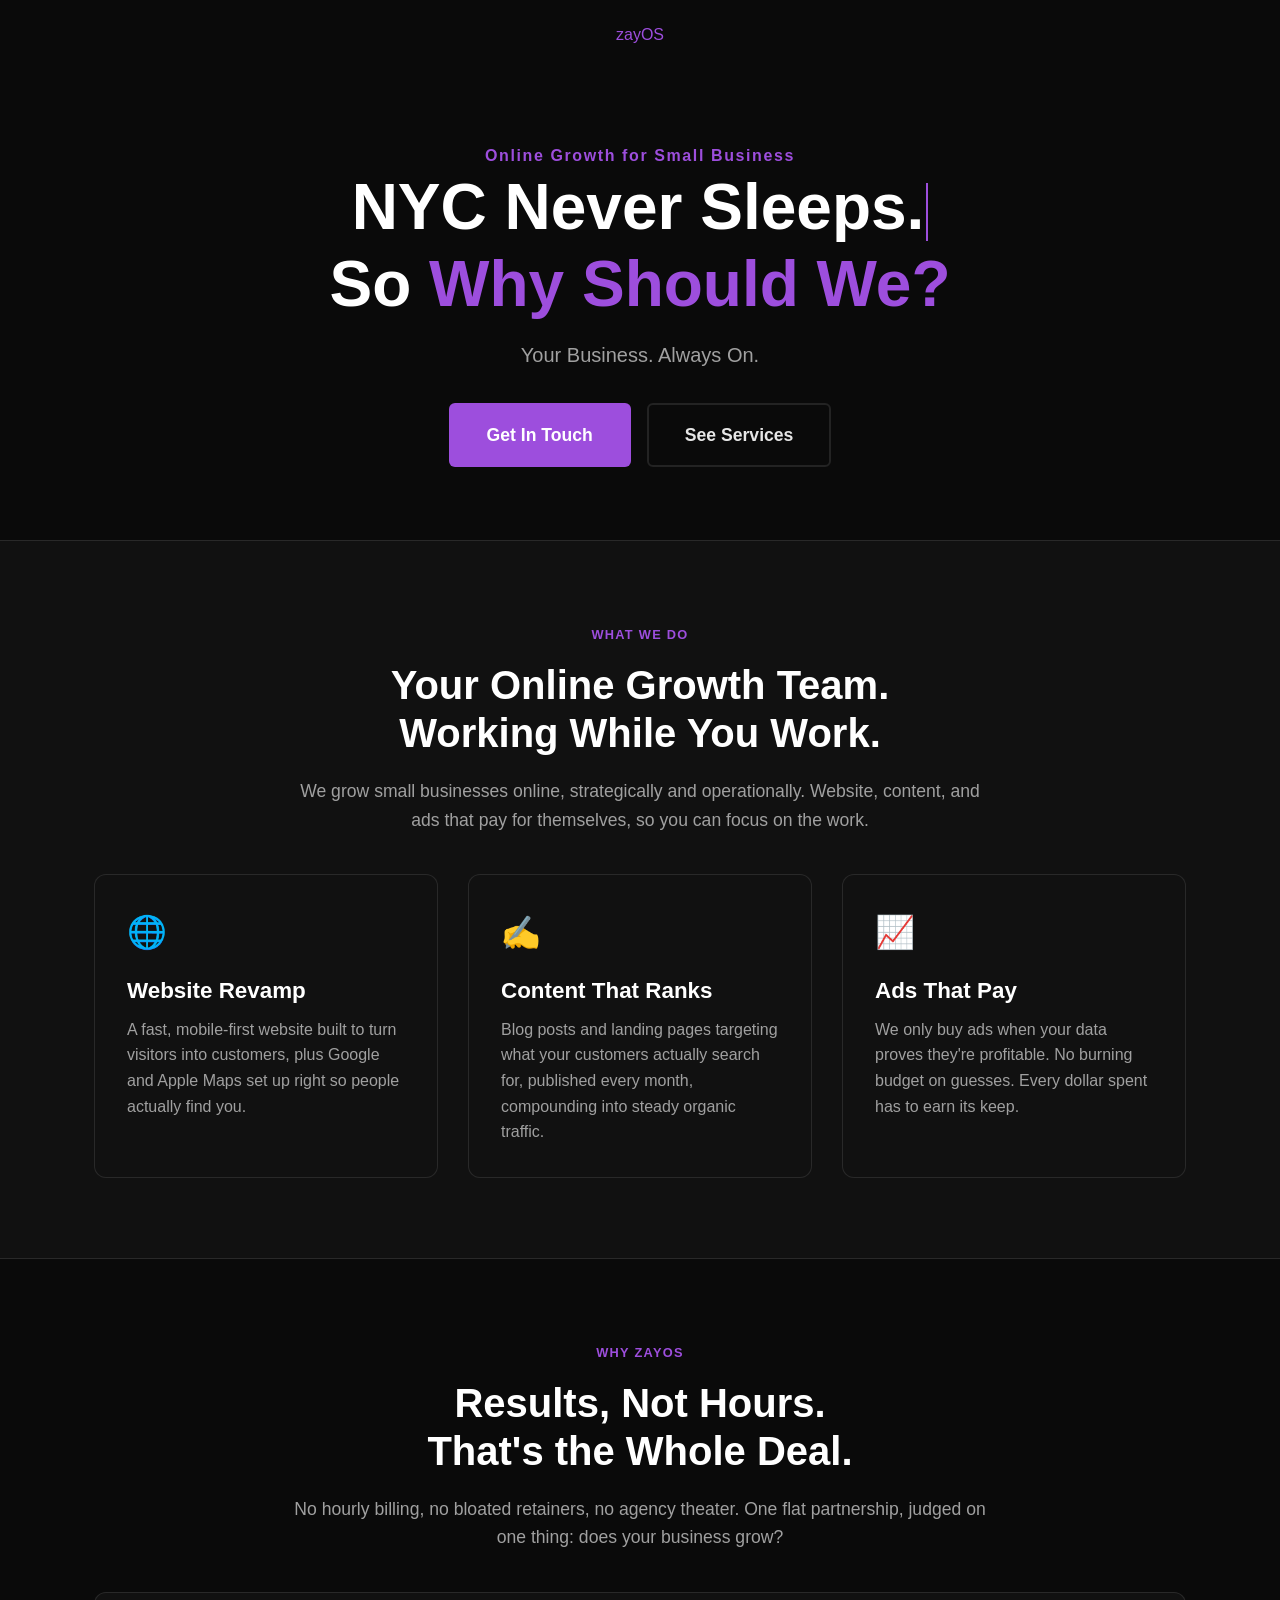
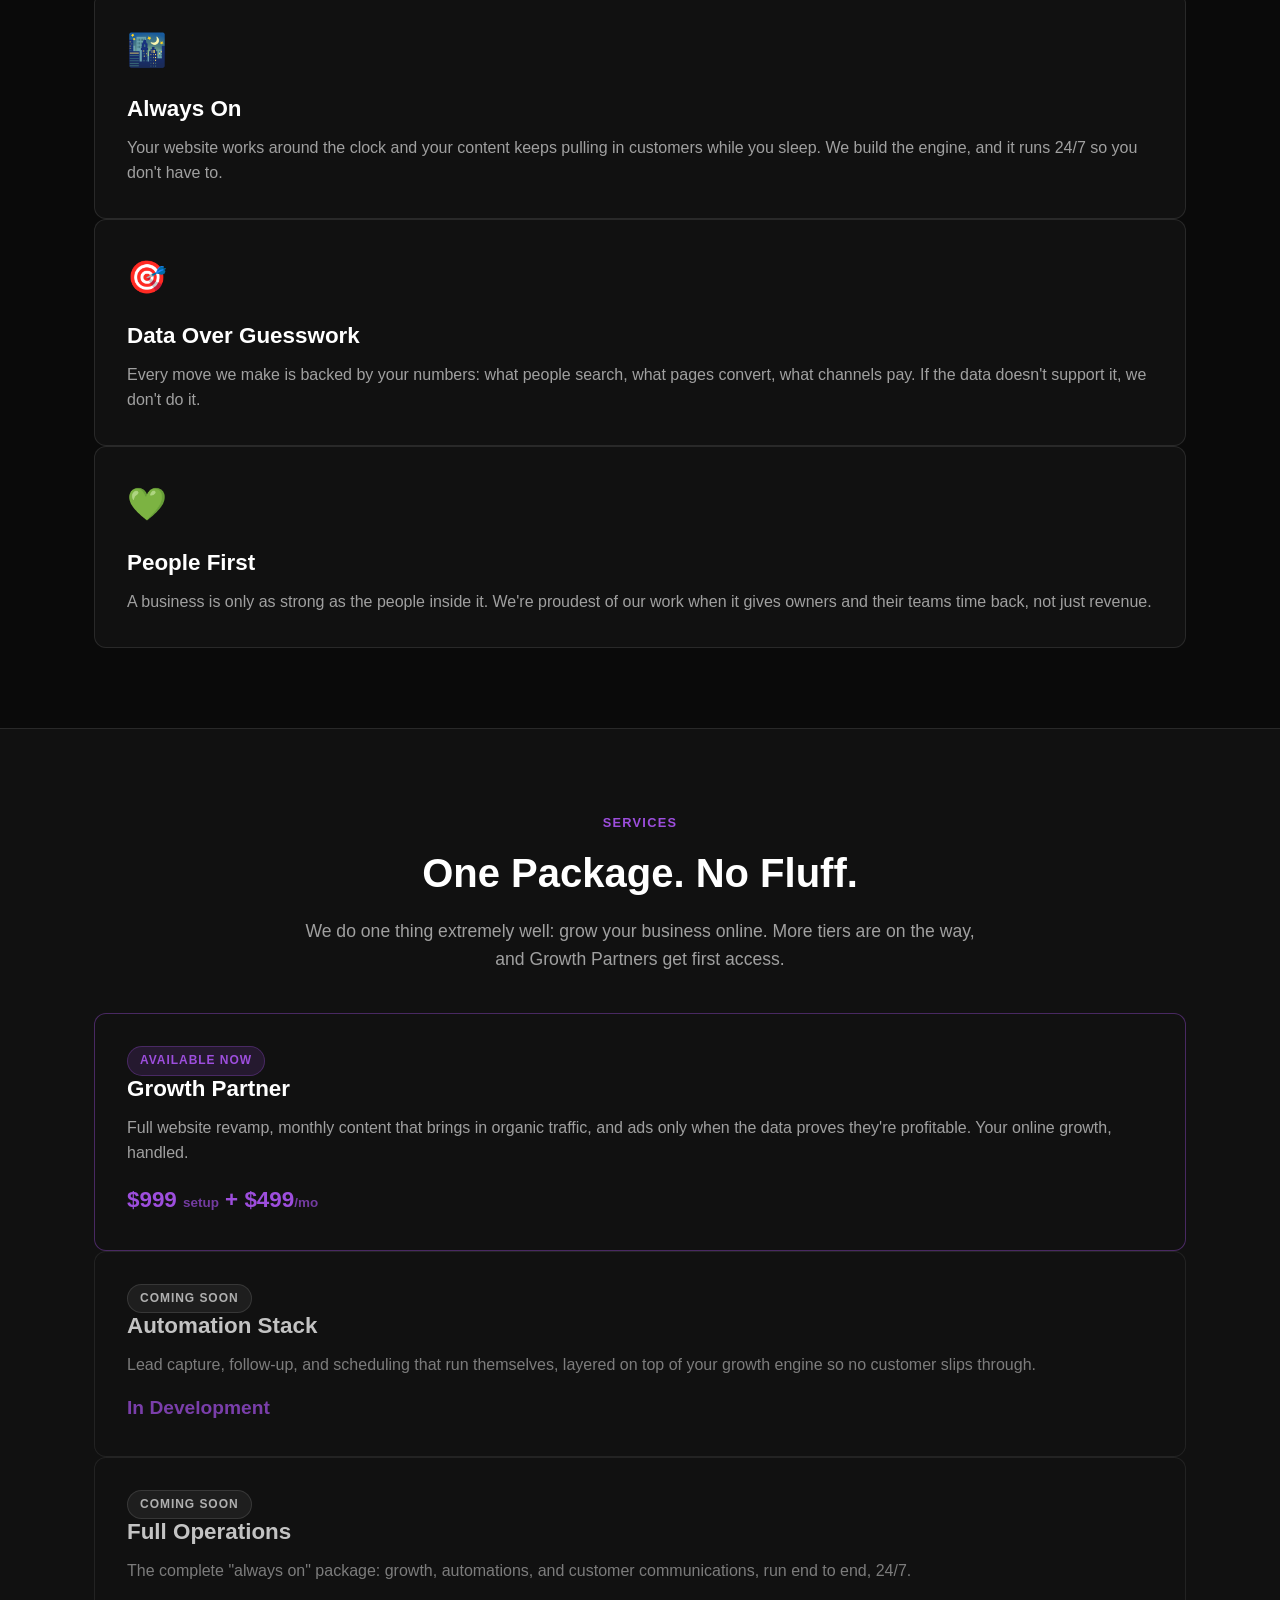
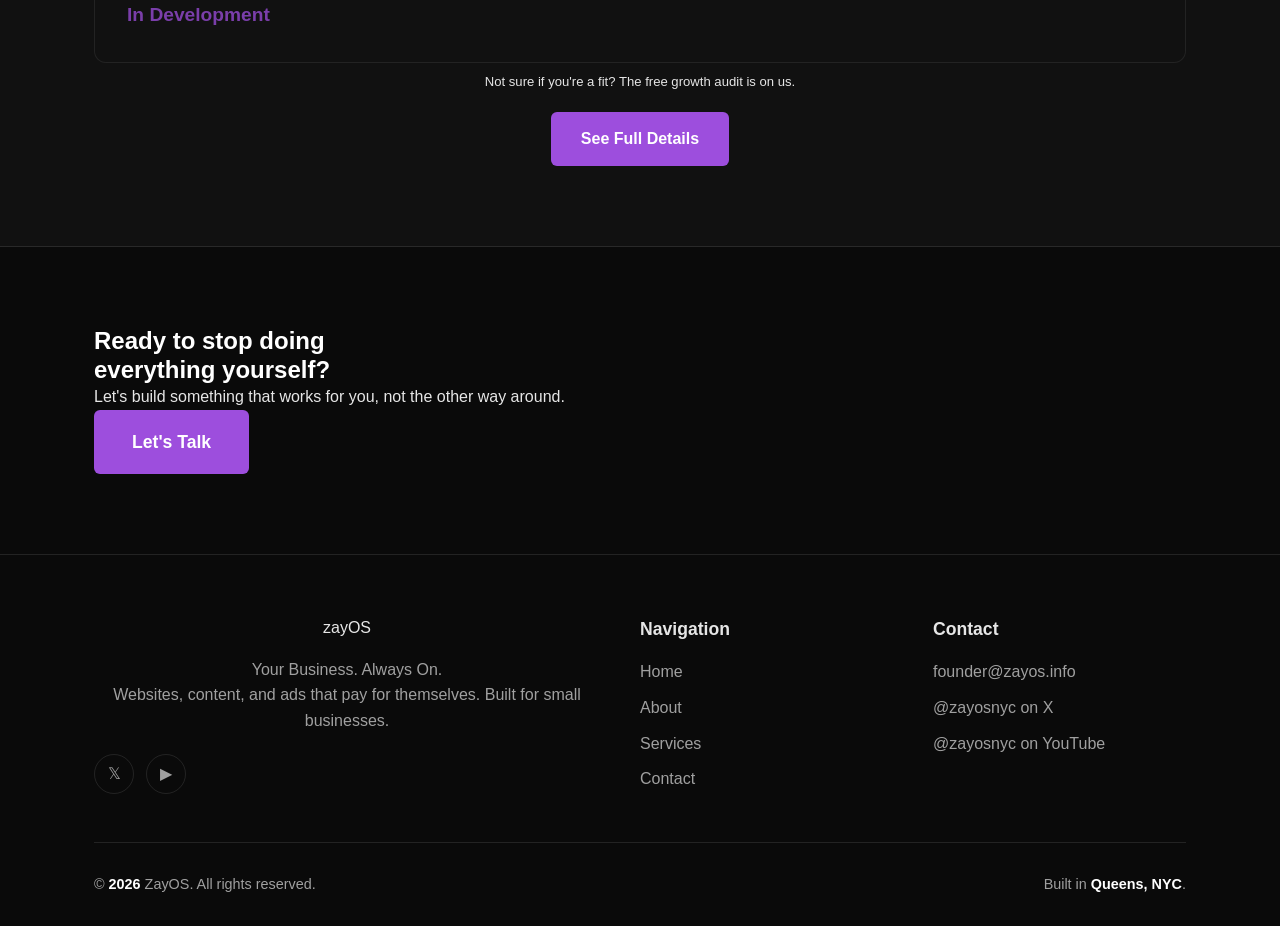
<file: index.html>
<!DOCTYPE html>
<html lang="en">
<head>
  <meta charset="UTF-8" />
  <meta name="viewport" content="width=device-width, initial-scale=1.0" />
  <meta name="description" content="ZayOS grows small businesses online. Website revamps, content that ranks, and ads that pay for themselves. Your Business. Always On." />
  
  <!-- Favicon: Inline SVG for the purple "Z" -->
  <link rel="icon" href="data:image/svg+xml,<svg xmlns=%22http://www.w3.org/2000/svg%22 viewBox=%220 0 100 100%22><text y=%22.9em%22 font-size=%2290%22 style=%22fill: #6a0dad;%22>Z</text></svg>">

  <!-- Open Graph / Social Meta -->
  <meta property="og:type" content="website" />
  <meta property="og:title" content="ZayOS | Your Business. Always On." />
  <meta property="og:description" content="We grow small businesses online with websites, content, and ads that pay for themselves, so you can focus on what matters." />
  <meta property="og:image" content="https://zayos.info/images/logo.jpg" />
  <meta property="og:url" content="https://zayos.info/" />
  <meta property="og:site_name" content="ZayOS" />
  <meta name="twitter:card" content="summary_large_image" />
  <meta name="twitter:title" content="ZayOS | Your Business. Always On." />
  <meta name="twitter:description" content="We grow small businesses online with websites, content, and ads that pay for themselves, so you can focus on what matters." />
  <meta name="twitter:image" content="https://zayos.info/images/logo.jpg" />

  <title>ZayOS | Your Business. Always On.</title>
  <link rel="stylesheet" href="css/style.css" />
</head>
<body>

  <!-- ============================================================
       NAVIGATION
       ============================================================ -->
  <nav class="nav nav--hover-reveal" id="navbar">
    <div class="nav__inner">

      <!-- Logo -->
      <a href="index.html" class="nav__logo nav__logo--centered">zay<span>OS</span></a>

      <!-- Nav Links -->
      <ul class="nav__links" id="navLinks">
        <li><a href="index.html" class="nav__link active">Home</a></li>
        <li><a href="about.html" class="nav__link">About</a></li>
        <li><a href="services.html" class="nav__link">Services</a></li>
        <li><a href="contact.html" class="nav__link">Contact</a></li>
      </ul>

      <!-- Mobile Toggle (CSS-only visual cue — JS activates menu) -->
      <div class="nav__toggle" id="navToggle" aria-label="Open menu">
        <span></span>
        <span></span>
        <span></span>
      </div>

    </div>
  </nav>


  <!-- ============================================================
       HERO — "NYC Never Sleeps. So Why Should We?"
       ============================================================ -->
  <section class="hero" id="home">
    <div class="hero__content">
      <span class="hero__eyebrow">Online Growth for Small Business</span>
      <h1 class="hero__title">
        NYC Never Sleeps.<br />
        So <span class="highlight">Why Should We?</span>
      </h1>
      <p class="hero__subtitle">Your Business. Always On.</p>
      <div class="hero__cta-group">
        <a href="contact.html" class="btn btn--primary btn--lg">Get In Touch</a>
        <a href="services.html" class="btn btn--outline btn--lg">See Services</a>
      </div>
    </div>
  </section>


  <!-- ============================================================
       WHAT WE DO — 3 Service Cards
       ============================================================ -->
  <section class="section section--alt" id="what-we-do">
    <div class="container">
      <div class="text-center">
        <span class="section-label">What We Do</span>
        <h2 class="section-title">Your Online Growth Team.<br />Working While You Work.</h2>
        <p class="section-subtitle">
          We grow small businesses online, strategically and operationally.
          Website, content, and ads that pay for themselves, so you can focus on the work.
        </p>
      </div>
      <div class="cards-grid fade-in-group">

        <!-- Card 1 -->
        <div class="card fade-in">
          <span class="card__icon">🌐</span>
          <h3 class="card__title">Website Revamp</h3>
          <p class="card__text">
            A fast, mobile-first website built to turn visitors into customers,
            plus Google and Apple Maps set up right so people actually find you.
          </p>
        </div>

        <!-- Card 2 -->
        <div class="card fade-in">
          <span class="card__icon">✍️</span>
          <h3 class="card__title">Content That Ranks</h3>
          <p class="card__text">
            Blog posts and landing pages targeting what your customers actually search for,
            published every month, compounding into steady organic traffic.
          </p>
        </div>

        <!-- Card 3 -->
        <div class="card fade-in">
          <span class="card__icon">📈</span>
          <h3 class="card__title">Ads That Pay</h3>
          <p class="card__text">
            We only buy ads when your data proves they're profitable. No burning budget
            on guesses. Every dollar spent has to earn its keep.
          </p>
        </div>

      </div>
    </div>
  </section>


  <!-- ============================================================
       WHY ZAYOS — 3 Value Props
       ============================================================ -->
  <section class="section" id="why-zayos">
    <div class="container">
      <div class="text-center">
        <span class="section-label">Why ZayOS</span>
        <h2 class="section-title">Results, Not Hours.<br />That's the Whole Deal.</h2>
        <p class="section-subtitle">
          No hourly billing, no bloated retainers, no agency theater.
          One flat partnership, judged on one thing: does your business grow?
        </p>
      </div>
      <div class="value-grid fade-in-group">

        <!-- Value 1 -->
        <div class="card card--value fade-in">
          <span class="card__icon">🌃</span>
          <div>
            <h3 class="card__title">Always On</h3>
            <p class="card__text">
              Your website works around the clock and your content keeps pulling in
              customers while you sleep. We build the engine, and it runs 24/7 so you don't have to.
            </p>
          </div>
        </div>

        <!-- Value 2 -->
        <div class="card card--value fade-in">
          <span class="card__icon">🎯</span>
          <div>
            <h3 class="card__title">Data Over Guesswork</h3>
            <p class="card__text">
              Every move we make is backed by your numbers: what people search, what pages
              convert, what channels pay. If the data doesn't support it, we don't do it.
            </p>
          </div>
        </div>

        <!-- Value 3 -->
        <div class="card card--value fade-in">
          <span class="card__icon">💚</span>
          <div>
            <h3 class="card__title">People First</h3>
            <p class="card__text">
              A business is only as strong as the people inside it. We're proudest of our
              work when it gives owners and their teams time back, not just revenue.
            </p>
          </div>
        </div>

      </div>
    </div>
  </section>


  <!-- ============================================================
       SERVICES PREVIEW — 3 Package Teasers
       ============================================================ -->
  <section class="section section--alt" id="services-preview">
    <div class="container">
      <div class="text-center">
        <span class="section-label">Services</span>
        <h2 class="section-title">One Package. No Fluff.</h2>
        <p class="section-subtitle">
          We do one thing extremely well: grow your business online.
          More tiers are on the way, and Growth Partners get first access.
        </p>
      </div>
      <div class="services-preview fade-in-group">

        <!-- Tier 1 — Growth Partner -->
        <div class="card fade-in card--highlight">
          <span class="service-tag">Available Now</span>
          <h3 class="card__title">Growth Partner</h3>
          <p class="card__text">
            Full website revamp, monthly content that brings in organic traffic, and ads only when the data proves they're profitable. Your online growth, handled.
          </p>
          <p class="card__price">$999 <span style="font-size:0.6em; opacity:0.7;">setup</span> + $499<span style="font-size:0.6em; opacity:0.7;">/mo</span></p>
        </div>

        <!-- Tier 2 — Automation Stack -->
        <div class="card fade-in" style="opacity: 0.75;">
          <span class="service-tag" style="background: rgba(255,255,255,0.08); color: var(--text-muted); border-color: rgba(255,255,255,0.15);">Coming Soon</span>
          <h3 class="card__title">Automation Stack</h3>
          <p class="card__text">
            Lead capture, follow-up, and scheduling that run themselves, layered on top of your growth engine so no customer slips through.
          </p>
          <p class="card__price" style="font-size:1.2rem;">In Development</p>
        </div>

        <!-- Tier 3 — Full Operations -->
        <div class="card fade-in" style="opacity: 0.75;">
          <span class="service-tag" style="background: rgba(255,255,255,0.08); color: var(--text-muted); border-color: rgba(255,255,255,0.15);">Coming Soon</span>
          <h3 class="card__title">Full Operations</h3>
          <p class="card__text">
            The complete "always on" package: growth, automations, and customer communications, run end to end, 24/7.
          </p>
          <p class="card__price" style="font-size:1.2rem;">In Development</p>
        </div>

      </div>

      <div class="text-center" style="margin-top: 8px;">
        <p style="font-size: 0.82rem; color: var(--text-muted); margin-bottom: 20px;">Not sure if you're a fit? The free growth audit is on us.</p>
        <a href="services.html" class="btn btn--primary">See Full Details</a>
      </div>
    </div>
  </section>


  <!-- ============================================================
       CTA BANNER
       ============================================================ -->
  <section class="section">
    <div class="container">
      <div class="cta-banner fade-in">
        <h2 class="cta-banner__title">
          Ready to stop doing<br />everything yourself?
        </h2>
        <p class="cta-banner__text">
          Let's build something that works for you, not the other way around.
        </p>
        <div class="cta-banner__actions">
          <a href="contact.html" class="btn btn--primary btn--lg">Let's Talk</a>
        </div>
      </div>
    </div>
  </section>


  <!-- ============================================================
       FOOTER
       ============================================================ -->
  <footer class="footer">
    <div class="container">
      <div class="footer__inner">

        <!-- Brand Column -->
        <div>
          <div class="footer__brand-logo" style="text-align: center;">
            <span class="footer__logo-text">zay<span>OS</span></span>
          </div>
          <p class="footer__tagline" style="text-align: center;">
            Your Business. Always On.<br />
            Websites, content, and ads that pay for themselves. Built for small businesses.
          </p>
          <div class="footer__social">
            <a href="https://x.com/zayosnyc" target="_blank" rel="noopener noreferrer" class="footer__social-btn" title="X / Twitter" aria-label="Follow ZayOS on X">𝕏</a>
            <a href="https://youtube.com/@zayosnyc" target="_blank" rel="noopener noreferrer" class="footer__social-btn" title="YouTube" aria-label="Subscribe to ZayOS on YouTube">▶</a>
          </div>
        </div>

        <!-- Navigation Column -->
        <div>
          <p class="footer__col-title">Navigation</p>
          <ul class="footer__links">
            <li><a href="index.html" class="footer__link" aria-label="Go to Home page">Home</a></li>
            <li><a href="about.html" class="footer__link" aria-label="Go to About page">About</a></li>
            <li><a href="services.html" class="footer__link" aria-label="Go to Services page">Services</a></li>
            <li><a href="contact.html" class="footer__link" aria-label="Go to Contact page">Contact</a></li>
          </ul>
        </div>

        <!-- Contact Column -->
        <div>
          <p class="footer__col-title">Contact</p>
          <ul class="footer__links">
            <li><a href="mailto:founder@zayos.info" class="footer__link">founder@zayos.info</a></li>
            <li><a href="https://x.com/zayosnyc" target="_blank" rel="noopener noreferrer" class="footer__link">@zayosnyc on X</a></li>
            <li><a href="https://youtube.com/@zayosnyc" target="_blank" rel="noopener noreferrer" class="footer__link">@zayosnyc on YouTube</a></li>
          </ul>
        </div>

      </div>

      <div class="footer__divider"></div>

      <div class="footer__bottom">
        <p class="footer__copy">
          &copy; <span>2026</span> ZayOS. All rights reserved.
        </p>
        <p class="footer__copy">Built in <span>Queens, NYC</span>.</p>
      </div>
    </div>
  </footer>

  <!-- Scroll to Top Button -->
  <button id="scrollTopBtn" title="Go to top" aria-label="Scroll to top of page">↑</button>

  <script src="js/main.js"></script>

  <!-- NoScript Fallback -->
  <noscript>
    <div class="noscript-fallback">
      Please enable JavaScript to get the full experience of this site.
    </div>
  </noscript>

</body>
</html>
</file>
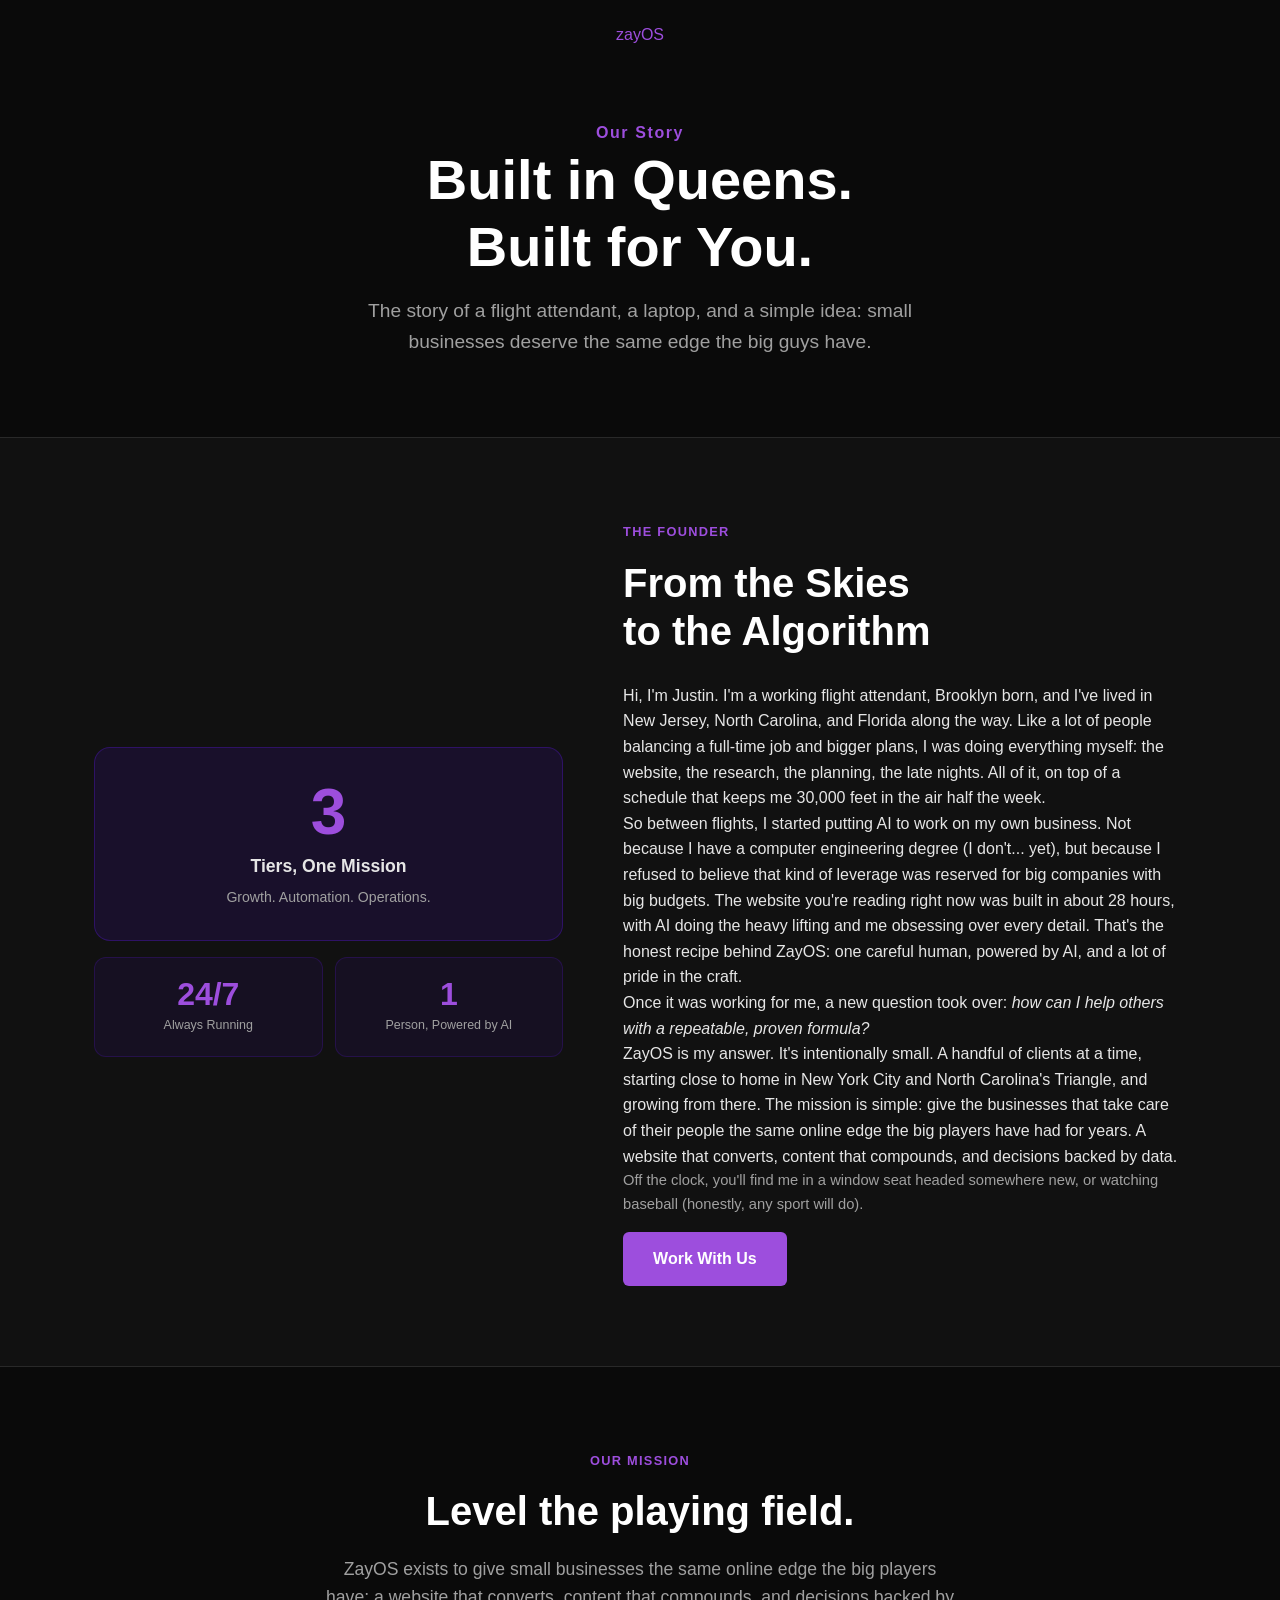
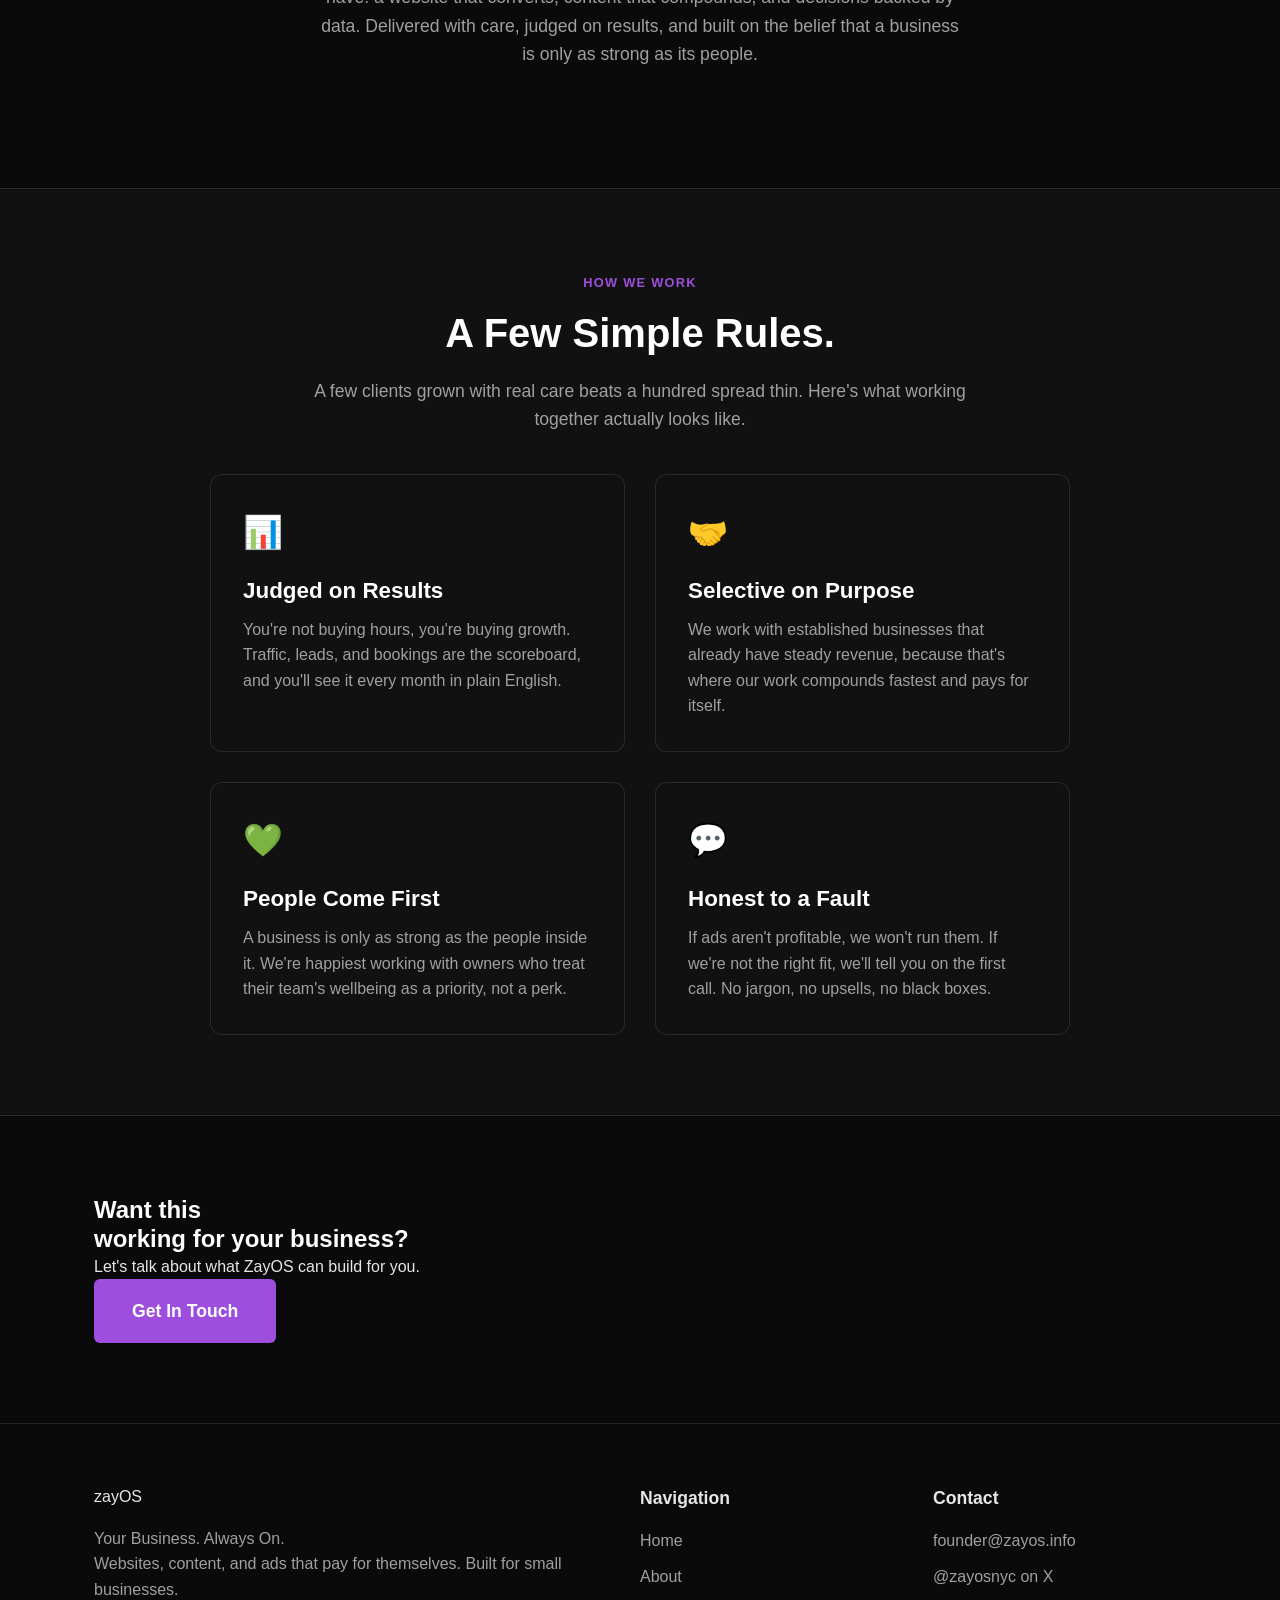
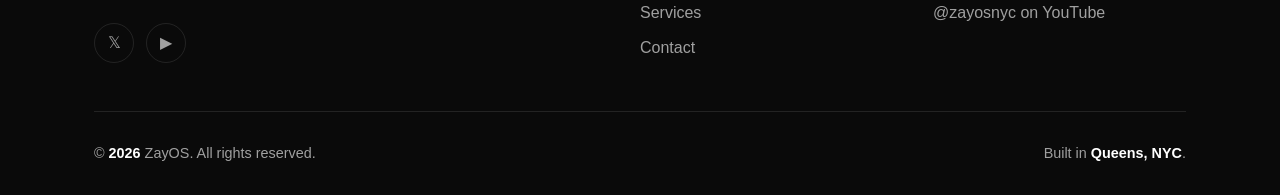
<file: about.html>
<!DOCTYPE html>
<html lang="en">
<head>
  <meta charset="UTF-8" />
  <meta name="viewport" content="width=device-width, initial-scale=1.0" />
  <meta name="description" content="About ZayOS. Built in Queens, built for you. The story behind the one-person growth partner for small businesses." />

  <!-- Favicon: Inline SVG for the purple "Z" -->
  <link rel="icon" href="data:image/svg+xml,<svg xmlns=%22http://www.w3.org/2000/svg%22 viewBox=%220 0 100 100%22><text y=%22.9em%22 font-size=%2290%22 style=%22fill: #6a0dad;%22>Z</text></svg>">

  <!-- Open Graph / Social Meta -->
  <meta property="og:type" content="website" />
  <meta property="og:title" content="About | ZayOS" />
  <meta property="og:description" content="Built in Queens, built for you. The story behind the one-person growth partner for small businesses." />
  <meta property="og:image" content="https://zayos.info/images/logo.jpg" />
  <meta property="og:url" content="https://zayos.info/about.html" />
  <meta property="og:site_name" content="ZayOS" />
  <meta name="twitter:card" content="summary_large_image" />
  <meta name="twitter:title" content="About | ZayOS" />
  <meta name="twitter:description" content="Built in Queens, built for you. The story behind the one-person growth partner for small businesses." />
  <meta name="twitter:image" content="https://zayos.info/images/logo.jpg" />

  <title>About | ZayOS</title>
  <link rel="stylesheet" href="css/style.css" />
</head>
<body>

  <!-- ============================================================
       NAVIGATION
       ============================================================ -->
  <nav class="nav nav--hover-reveal" id="navbar">
    <div class="nav__inner">

      <a href="index.html" class="nav__logo nav__logo--centered">zay<span>OS</span></a>

      <ul class="nav__links" id="navLinks">
        <li><a href="index.html" class="nav__link">Home</a></li>
        <li><a href="about.html" class="nav__link active">About</a></li>
        <li><a href="services.html" class="nav__link">Services</a></li>
        <li><a href="contact.html" class="nav__link">Contact</a></li>
      </ul>

      <div class="nav__toggle" id="navToggle" aria-label="Open menu">
        <span></span>
        <span></span>
        <span></span>
      </div>

    </div>
  </nav>


  <!-- ============================================================
       PAGE HERO — "Built in Queens. Built for You."
       ============================================================ -->
  <section class="page-hero">
    <div class="container">
      <span class="hero__eyebrow">Our Story</span>
      <h1 class="page-hero__title">Built in Queens.<br />Built for You.</h1>
      <p class="page-hero__subtitle">
        The story of a flight attendant, a laptop, and a simple idea:
        small businesses deserve the same edge the big guys have.
      </p>
    </div>
  </section>


  <!-- ============================================================
       ZAY'S STORY
       ============================================================ -->
  <section class="section section--alt">
    <div class="container">
      <div class="story">

        <!-- Visual Side -->
        <div class="story__visual fade-in">
          <div style="display: flex; flex-direction: column; gap: 16px; width: 100%;">

            <!-- Stat: 3 Tiers, One Mission -->
            <div style="background: rgba(94,23,235,0.12); border: 1px solid rgba(94,23,235,0.3); border-radius: 16px; padding: 32px 24px; text-align: center;">
              <div style="font-size: 4rem; font-weight: 800; color: #9d4edd; line-height: 1;">3</div>
              <div style="font-size: 1.1rem; font-weight: 600; color: var(--text-primary); margin-top: 8px;">Tiers, One Mission</div>
              <div style="font-size: 0.88rem; color: var(--text-secondary); margin-top: 6px;">Growth. Automation. Operations.</div>
            </div>

            <!-- Stat: 24/7 -->
            <div style="display: grid; grid-template-columns: 1fr 1fr; gap: 12px;">
              <div style="background: rgba(94,23,235,0.08); border: 1px solid rgba(94,23,235,0.2); border-radius: 12px; padding: 20px 16px; text-align: center;">
                <div style="font-size: 2rem; font-weight: 800; color: #9d4edd; line-height: 1;">24/7</div>
                <div style="font-size: 0.78rem; color: var(--text-secondary); margin-top: 6px;">Always Running</div>
              </div>
              <div style="background: rgba(94,23,235,0.08); border: 1px solid rgba(94,23,235,0.2); border-radius: 12px; padding: 20px 16px; text-align: center;">
                <div style="font-size: 2rem; font-weight: 800; color: #9d4edd; line-height: 1;">1</div>
                <div style="font-size: 0.78rem; color: var(--text-secondary); margin-top: 6px;">Person, Powered by AI</div>
              </div>
            </div>

          </div>
        </div>

        <!-- Story Content -->
        <div class="story__content fade-in">
          <span class="section-label">The Founder</span>
          <h2 class="section-title">
            From the Skies<br />to the Algorithm
          </h2>

          <p>
            Hi, I'm Justin. I'm a working flight attendant, Brooklyn born, and I've lived in
            New Jersey, North Carolina, and Florida along the way. Like a lot of people
            balancing a full-time job and bigger plans, I was doing everything myself: the
            website, the research, the planning, the late nights. All of it, on top of a
            schedule that keeps me 30,000 feet in the air half the week.
          </p>

          <p>
            So between flights, I started putting AI to work on my own business. Not because
            I have a computer engineering degree (I don't... yet), but because I refused to
            believe that kind of leverage was reserved for big companies with big budgets.
            The website you're reading right now was built in about 28 hours, with AI doing
            the heavy lifting and me obsessing over every detail. That's the honest recipe
            behind ZayOS: one careful human, powered by AI, and a lot of pride in the craft.
          </p>

          <p>
            Once it was working for me, a new question took over:
            <em>how can I help others with a repeatable, proven formula?</em>
          </p>

          <p>
            ZayOS is my answer. It's intentionally small. A handful of clients at a time,
            starting close to home in New York City and North Carolina's Triangle, and
            growing from there. The mission is simple: give the businesses that take care
            of their people the same online edge the big players have had for years. A
            website that converts, content that compounds, and decisions backed by data.
          </p>

          <p style="font-size: 0.92rem; color: var(--text-secondary);">
            Off the clock, you'll find me in a window seat headed somewhere new, or watching
            baseball (honestly, any sport will do).
          </p>

          <a href="contact.html" class="btn btn--primary">
            Work With Us
          </a>
        </div>

      </div>
    </div>
  </section>


  <!-- ============================================================
       OUR MISSION
       ============================================================ -->
  <section class="section">
    <div class="container text-center">
      <span class="section-label">Our Mission</span>
      <h2 class="section-title">Level the playing field.</h2>
      <p class="section-subtitle" style="max-width: 640px; margin-left: auto; margin-right: auto;">
        ZayOS exists to give small businesses the same online edge the big players
        have: a website that converts, content that compounds, and decisions backed
        by data. Delivered with care, judged on results, and built on the belief
        that a business is only as strong as its people.
      </p>
    </div>
  </section>


  <!-- ============================================================
       HOW WE WORK — 4 Principles
       ============================================================ -->
  <section class="section section--alt">
    <div class="container">
      <div class="text-center">
        <span class="section-label">How We Work</span>
        <h2 class="section-title">A Few Simple Rules.</h2>
        <p class="section-subtitle">
          A few clients grown with real care beats a hundred spread thin.
          Here's what working together actually looks like.
        </p>
      </div>

      <div class="cards-grid cards-grid--2col fade-in-group">

        <!-- Principle 1 -->
        <div class="card fade-in">
          <span class="card__icon">📊</span>
          <h3 class="card__title">Judged on Results</h3>
          <p class="card__text">
            You're not buying hours, you're buying growth. Traffic, leads, and bookings
            are the scoreboard, and you'll see it every month in plain English.
          </p>
        </div>

        <!-- Principle 2 -->
        <div class="card fade-in">
          <span class="card__icon">🤝</span>
          <h3 class="card__title">Selective on Purpose</h3>
          <p class="card__text">
            We work with established businesses that already have steady revenue,
            because that's where our work compounds fastest and pays for itself.
          </p>
        </div>

        <!-- Principle 3 -->
        <div class="card fade-in">
          <span class="card__icon">💚</span>
          <h3 class="card__title">People Come First</h3>
          <p class="card__text">
            A business is only as strong as the people inside it. We're happiest working
            with owners who treat their team's wellbeing as a priority, not a perk.
          </p>
        </div>

        <!-- Principle 4 -->
        <div class="card fade-in">
          <span class="card__icon">💬</span>
          <h3 class="card__title">Honest to a Fault</h3>
          <p class="card__text">
            If ads aren't profitable, we won't run them. If we're not the right fit,
            we'll tell you on the first call. No jargon, no upsells, no black boxes.
          </p>
        </div>

      </div>
    </div>
  </section>


  <!-- ============================================================
       CTA BANNER
       ============================================================ -->
  <section class="section">
    <div class="container">
      <div class="cta-banner fade-in">
        <h2 class="cta-banner__title">
          Want this<br />working for your business?
        </h2>
        <p class="cta-banner__text">
          Let's talk about what ZayOS can build for you.
        </p>
        <div class="cta-banner__actions">
          <a href="contact.html" class="btn btn--primary btn--lg">Get In Touch</a>
        </div>
      </div>
    </div>
  </section>


  <!-- ============================================================
       FOOTER
       ============================================================ -->
  <footer class="footer">
    <div class="container">
      <div class="footer__inner">

        <div>
          <div class="footer__brand-logo">
            <span class="footer__logo-text">zay<span>OS</span></span>
          </div>
          <p class="footer__tagline">
            Your Business. Always On.<br />
            Websites, content, and ads that pay for themselves. Built for small businesses.
          </p>
          <div class="footer__social">
            <a href="https://x.com/zayosnyc" target="_blank" rel="noopener noreferrer" class="footer__social-btn" title="X / Twitter" aria-label="Follow ZayOS on X">𝕏</a>
            <a href="https://youtube.com/@zayosnyc" target="_blank" rel="noopener noreferrer" class="footer__social-btn" title="YouTube" aria-label="Subscribe to ZayOS on YouTube">▶</a>
          </div>
        </div>

        <div>
          <p class="footer__col-title">Navigation</p>
          <ul class="footer__links">
            <li><a href="index.html" class="footer__link" aria-label="Go to Home page">Home</a></li>
            <li><a href="about.html" class="footer__link" aria-label="Go to About page">About</a></li>
            <li><a href="services.html" class="footer__link" aria-label="Go to Services page">Services</a></li>
            <li><a href="contact.html" class="footer__link" aria-label="Go to Contact page">Contact</a></li>
          </ul>
        </div>

        <div>
          <p class="footer__col-title">Contact</p>
          <ul class="footer__links">
            <li><a href="mailto:founder@zayos.info" class="footer__link">founder@zayos.info</a></li>
            <li><a href="https://x.com/zayosnyc" target="_blank" rel="noopener noreferrer" class="footer__link">@zayosnyc on X</a></li>
            <li><a href="https://youtube.com/@zayosnyc" target="_blank" rel="noopener noreferrer" class="footer__link">@zayosnyc on YouTube</a></li>
          </ul>
        </div>

      </div>

      <div class="footer__divider"></div>

      <div class="footer__bottom">
        <p class="footer__copy">&copy; <span>2026</span> ZayOS. All rights reserved.</p>
        <p class="footer__copy">Built in <span>Queens, NYC</span>.</p>
      </div>
    </div>
  </footer>

    <!-- Scroll to Top Button -->
    <button id="scrollTopBtn" title="Go to top" aria-label="Scroll to top of page">↑</button>
  
    <script src="js/main.js"></script>
  
    <!-- NoScript Fallback -->
    <noscript>
      <div class="noscript-fallback">
        Please enable JavaScript to get the full experience of this site.
      </div>
    </noscript>

</body>
</html>
</file>
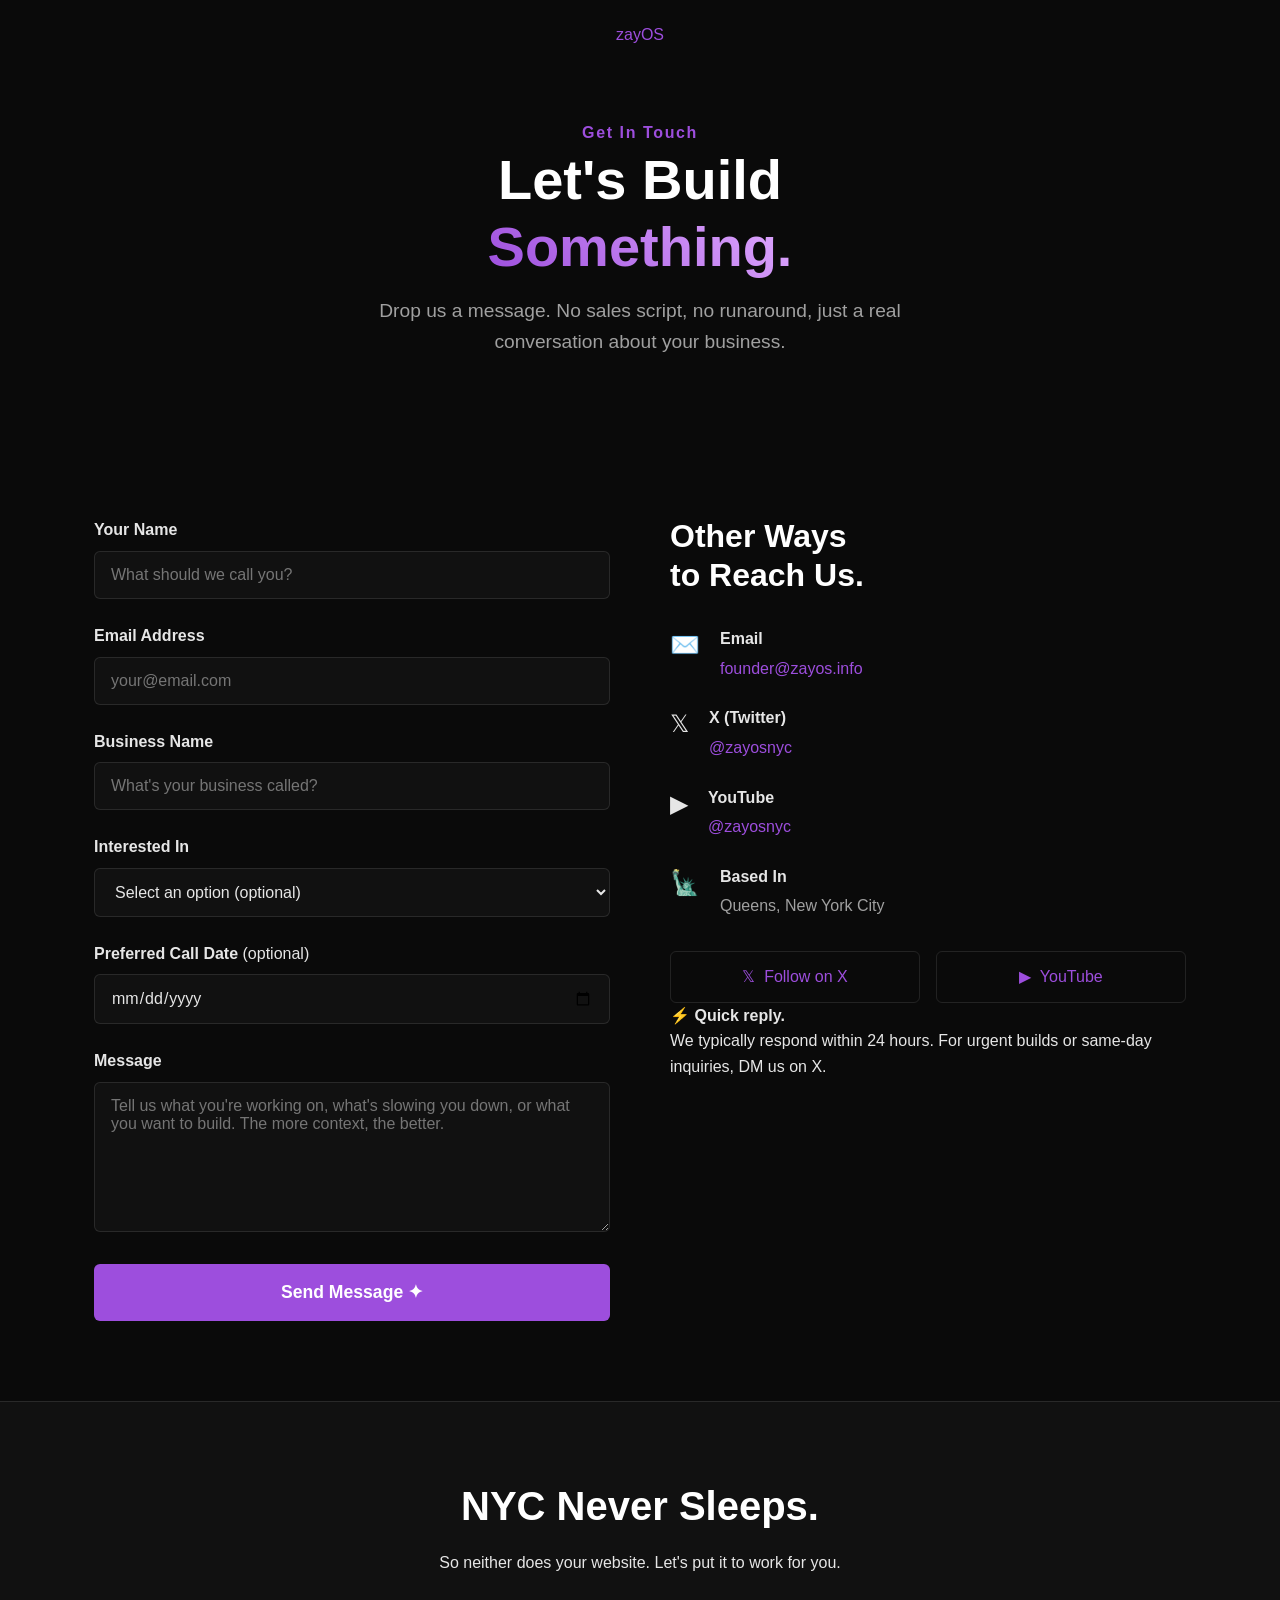
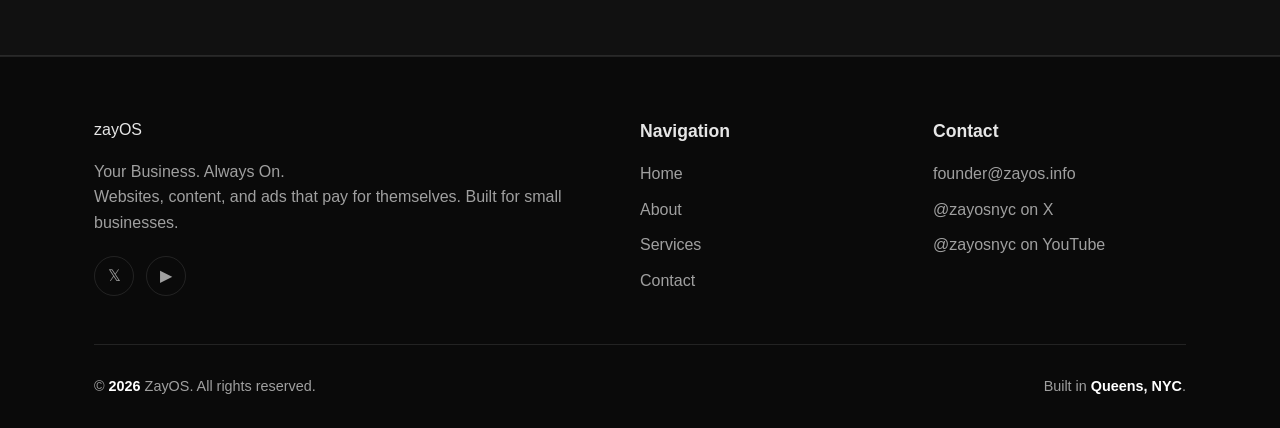
<file: contact.html>
<!DOCTYPE html>
<html lang="en">
<head>
  <meta charset="UTF-8" />
  <meta name="viewport" content="width=device-width, initial-scale=1.0" />
  <meta name="description" content="Contact ZayOS. Let's grow your business. Start with a free growth audit." />

  <!-- Favicon: Inline SVG for the purple "Z" -->
  <link rel="icon" href="data:image/svg+xml,<svg xmlns=%22http://www.w3.org/2000/svg%22 viewBox=%220 0 100 100%22><text y=%22.9em%22 font-size=%2290%22 style=%22fill: #6a0dad;%22>Z</text></svg>">

  <!-- Open Graph / Social Meta -->
  <meta property="og:type" content="website" />
  <meta property="og:title" content="Contact | ZayOS" />
  <meta property="og:description" content="Let's grow your business. Start with a free growth audit." />
  <meta property="og:image" content="https://zayos.info/images/logo.jpg" />
  <meta property="og:url" content="https://zayos.info/contact.html" />
  <meta property="og:site_name" content="ZayOS" />
  <meta name="twitter:card" content="summary_large_image" />
  <meta name="twitter:title" content="Contact | ZayOS" />
  <meta name="twitter:description" content="Let's grow your business. Start with a free growth audit." />
  <meta name="twitter:image" content="https://zayos.info/images/logo.jpg" />

  <title>Contact | ZayOS</title>
  <link rel="stylesheet" href="css/style.css" />
</head>
<body>

  <!-- ============================================================
       NAVIGATION
       ============================================================ -->
  <nav class="nav nav--hover-reveal" id="navbar">
    <div class="nav__inner">

      <a href="index.html" class="nav__logo nav__logo--centered">zay<span>OS</span></a>

      <ul class="nav__links" id="navLinks">
        <li><a href="index.html" class="nav__link" aria-label="Go to Home page">Home</a></li>
        <li><a href="about.html" class="nav__link" aria-label="Go to About page">About</a></li>
        <li><a href="services.html" class="nav__link" aria-label="Go to Services page">Services</a></li>
        <li><a href="contact.html" class="nav__link active" aria-label="Go to Contact page">Contact</a></li>
      </ul>

      <div class="nav__toggle" id="navToggle" aria-label="Open menu">
        <span></span>
        <span></span>
        <span></span>
      </div>

    </div>
  </nav>


  <!-- ============================================================
       PAGE HERO — "Let's Build Something."
       ============================================================ -->
  <section class="page-hero">
    <div class="container">
      <span class="hero__eyebrow">Get In Touch</span>
      <h1 class="page-hero__title">Let's Build<br /><span class="gradient-text">Something.</span></h1>
      <p class="page-hero__subtitle">
        Drop us a message. No sales script, no runaround,
        just a real conversation about your business.
      </p>
    </div>
  </section>


  <!-- ============================================================
       CONTACT FORM + INFO
       ============================================================ -->
  <section class="section">
    <div class="container">
      <div class="contact-layout">

        <!-- ---- Left: Contact Form ---- -->
        <div class="fade-in">
          <form class="form" id="contactForm" name="contact" novalidate style="max-width: 100%;">

            <!-- Name -->
            <div class="form__group">
              <label class="form__label" for="name">Your Name</label>
              <input
                class="form__input"
                type="text"
                id="name"
                name="name"
                placeholder="What should we call you?"
                required
                autocomplete="name"
                aria-required="true"
              />
            </div>

            <!-- Email -->
            <div class="form__group">
              <label class="form__label" for="email">Email Address</label>
              <input
                class="form__input"
                type="email"
                id="email"
                name="email"
                placeholder="your@email.com"
                required
                autocomplete="email"
                aria-required="true"
              />
            </div>

            <!-- Business Name -->
            <div class="form__group">
              <label class="form__label" for="business">Business Name</label>
              <input
                class="form__input"
                type="text"
                id="business"
                name="business"
                placeholder="What's your business called?"
                autocomplete="organization"
              />
            </div>

            <!-- Tier Interest -->
            <div class="form__group">
              <label class="form__label" for="tier">Interested In</label>
              <select class="form__input" id="tier" name="tier" style="cursor:pointer;">
                <option value="">Select an option (optional)</option>
                <option value="free-audit">Free Growth Audit</option>
                <option value="growth">Growth Partner ($999 setup + $499/mo)</option>
                <option value="waitlist-automation">Automation Stack (join the waitlist)</option>
                <option value="waitlist-operations">Full Operations (join the waitlist)</option>
                <option value="not-sure">Not sure yet, help me decide</option>
              </select>
            </div>

            <!-- Preferred Date -->
            <div class="form__group">
              <label class="form__label" for="preferredDate">Preferred Call Date <span style="font-weight:400; color:var(--text-muted);">(optional)</span></label>
              <input
                class="form__input"
                type="date"
                id="preferredDate"
                name="preferredDate"
                min=""
              />
            </div>

            <!-- Message -->
            <div class="form__group">
              <label class="form__label" for="message">Message</label>
              <textarea
                class="form__textarea"
                id="message"
                name="message"
                placeholder="Tell us what you're working on, what's slowing you down, or what you want to build. The more context, the better."
                required
                aria-required="true"
              ></textarea>
            </div>

            <!-- Submit -->
            <button type="submit" class="btn btn--primary btn--lg form__submit" aria-label="Send contact message">
              Send Message ✦
            </button>

          </form>
        </div>

        <!-- ---- Right: Contact Info ---- -->
        <div class="contact-info fade-in">

          <h2 class="contact-info__title">Other Ways<br />to Reach Us.</h2>

          <!-- Email -->
          <div class="contact-info__item">
            <div class="contact-info__icon">✉️</div>
            <div>
              <p class="contact-info__label">Email</p>
              <p class="contact-info__value">
                <a href="mailto:founder@zayos.info">founder@zayos.info</a>
              </p>
            </div>
          </div>

          <!-- X / Twitter -->
          <div class="contact-info__item">
            <div class="contact-info__icon">𝕏</div>
            <div>
              <p class="contact-info__label">X (Twitter)</p>
              <p class="contact-info__value">
                <a href="https://x.com/zayosnyc" target="_blank" rel="noopener noreferrer">@zayosnyc</a>
              </p>
            </div>
          </div>

          <!-- YouTube -->
          <div class="contact-info__item">
            <div class="contact-info__icon">▶</div>
            <div>
              <p class="contact-info__label">YouTube</p>
              <p class="contact-info__value">
                <a href="https://youtube.com/@zayosnyc" target="_blank" rel="noopener noreferrer">@zayosnyc</a>
              </p>
            </div>
          </div>

          <!-- Location -->
          <div class="contact-info__item">
            <div class="contact-info__icon">🗽</div>
            <div>
              <p class="contact-info__label">Based In</p>
              <p class="contact-info__value">Queens, New York City</p>
            </div>
          </div>

          <!-- Social CTA -->
          <div class="social-links">
            <a href="https://x.com/zayosnyc" target="_blank" rel="noopener noreferrer" class="social-link" aria-label="Follow ZayOS on X">
              𝕏 &nbsp;Follow on X
            </a>
            <a href="https://youtube.com/@zayosnyc" target="_blank" rel="noopener noreferrer" class="social-link" aria-label="Subscribe to ZayOS on YouTube">
              ▶ &nbsp;YouTube
            </a>
          </div>

          <!-- Response Time Note -->
          <div class="response-note">
            <p>
              <strong class="response-note__strong">⚡ Quick reply.</strong><br />
              We typically respond within 24 hours. For urgent builds or same-day inquiries,
              DM us on X.
            </p>
          </div>

        </div>
      </div>
    </div>
  </section>


  <!-- ============================================================
       BOTTOM CTA STRIP
       ============================================================ -->
  <section class="section section--alt">
    <div class="container text-center">
      <div class="divider"></div>
      <h2 class="section-title cta-strip__title">
        NYC Never Sleeps.
      </h2>
      <p class="cta-strip__text">
        So neither does your website. Let's put it to work for you.
      </p>
    </div>
  </section>


  <!-- ============================================================
       FOOTER
       ============================================================ -->
  <footer class="footer">
    <div class="container">
      <div class="footer__inner">

        <div>
          <div class="footer__brand-logo">
            <span class="footer__logo-text">zay<span>OS</span></span>
          </div>
          <p class="footer__tagline">
            Your Business. Always On.<br />
            Websites, content, and ads that pay for themselves. Built for small businesses.
          </p>
          <div class="footer__social">
            <a href="https://x.com/zayosnyc" target="_blank" rel="noopener noreferrer" class="footer__social-btn" title="X / Twitter" aria-label="Follow ZayOS on X">𝕏</a>
            <a href="https://youtube.com/@zayosnyc" target="_blank" rel="noopener noreferrer" class="footer__social-btn" title="YouTube" aria-label="Subscribe to ZayOS on YouTube">▶</a>
          </div>
        </div>

        <div>
          <p class="footer__col-title">Navigation</p>
          <ul class="footer__links">
            <li><a href="index.html" class="footer__link" aria-label="Go to Home page">Home</a></li>
            <li><a href="about.html" class="footer__link" aria-label="Go to About page">About</a></li>
            <li><a href="services.html" class="footer__link" aria-label="Go to Services page">Services</a></li>
            <li><a href="contact.html" class="footer__link" aria-label="Go to Contact page">Contact</a></li>
          </ul>
        </div>

        <div>
          <p class="footer__col-title">Contact</p>
          <ul class="footer__links">
            <li><a href="mailto:founder@zayos.info" class="footer__link">founder@zayos.info</a></li>
            <li><a href="https://x.com/zayosnyc" target="_blank" rel="noopener noreferrer" class="footer__link">@zayosnyc on X</a></li>
            <li><a href="https://youtube.com/@zayosnyc" target="_blank" rel="noopener noreferrer" class="footer__link">@zayosnyc on YouTube</a></li>
          </ul>
        </div>

      </div>

      <div class="footer__divider"></div>

      <div class="footer__bottom">
        <p class="footer__copy">&copy; <span>2026</span> ZayOS. All rights reserved.</p>
        <p class="footer__copy">Built in <span>Queens, NYC</span>.</p>
      </div>
    </div>
  </footer>

    <!-- Scroll to Top Button -->
    <button id="scrollTopBtn" title="Go to top" aria-label="Scroll to top of page">↑</button>
  
    <script src="js/main.js"></script>

    <!-- NoScript Fallback -->
    <noscript>
      <div class="noscript-fallback">
        Please enable JavaScript to get the full experience of this site.
      </div>
    </noscript>

</body>
</html>
</file>
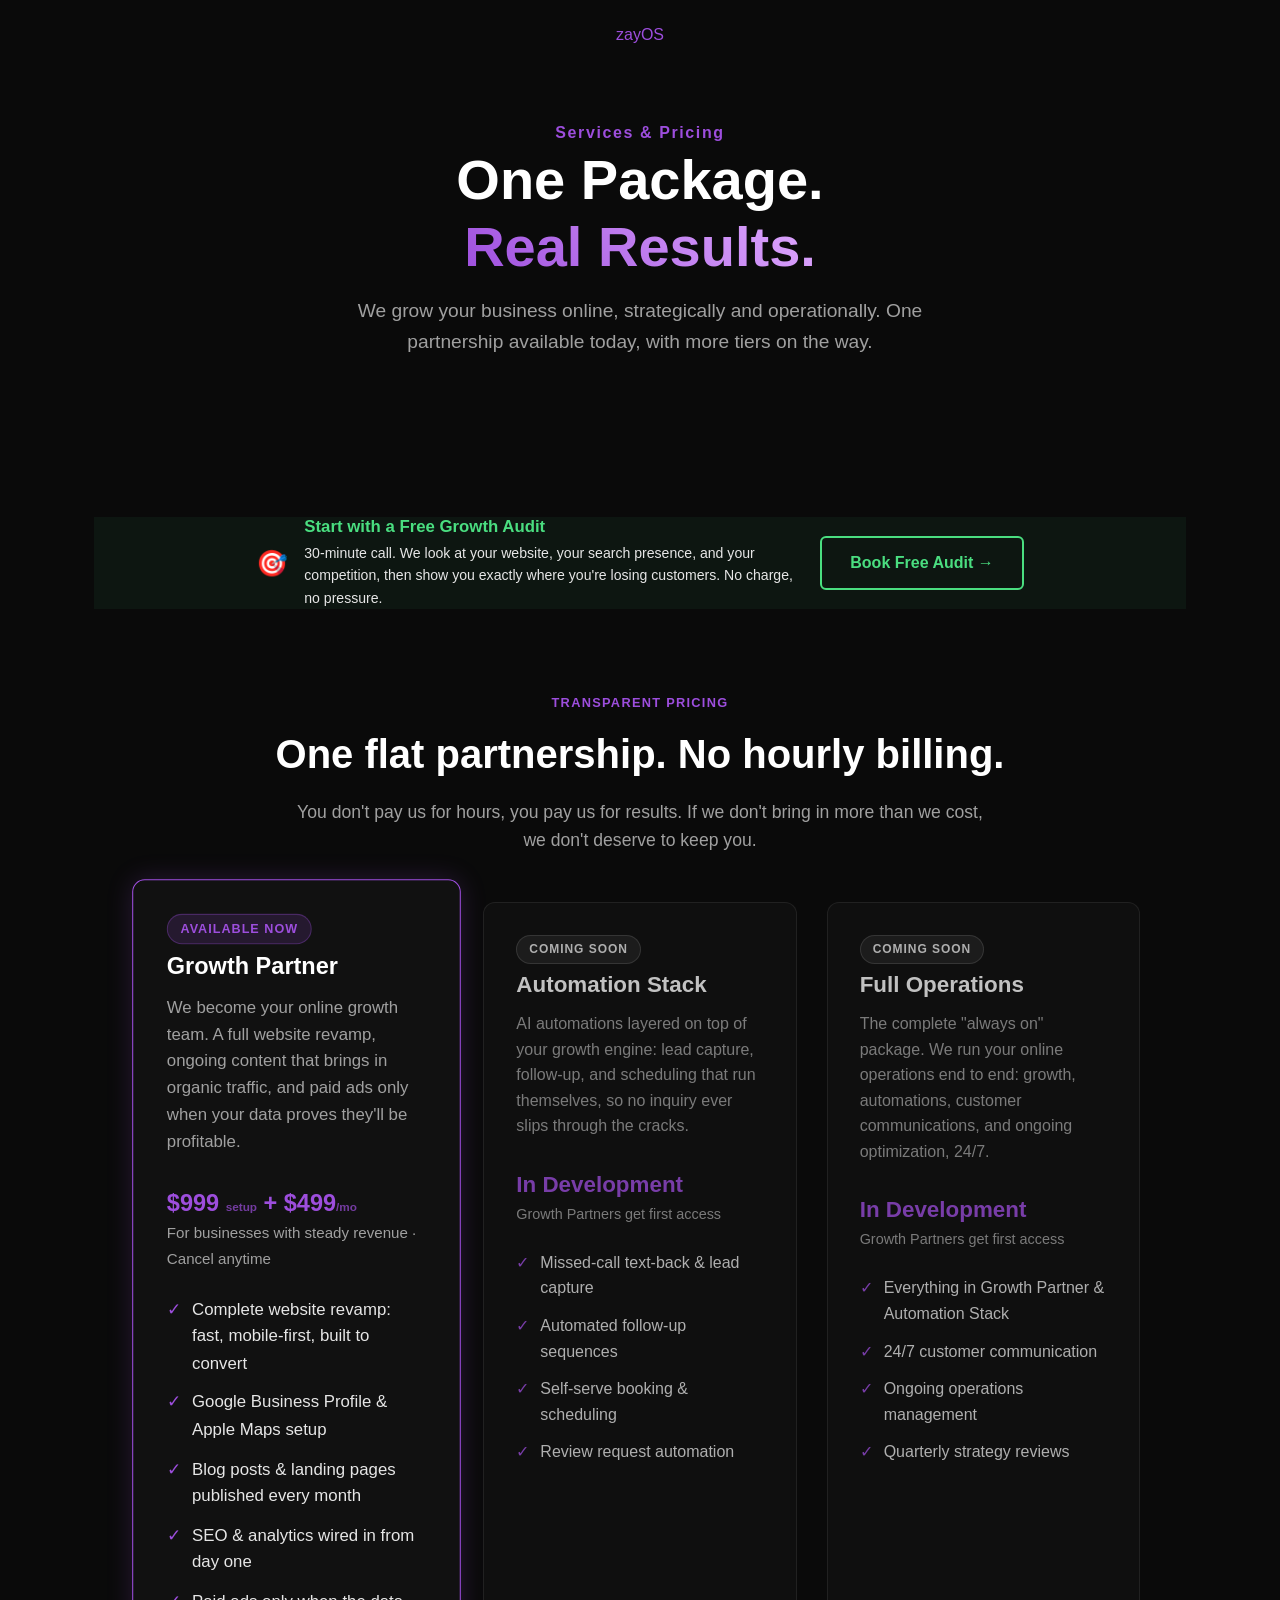
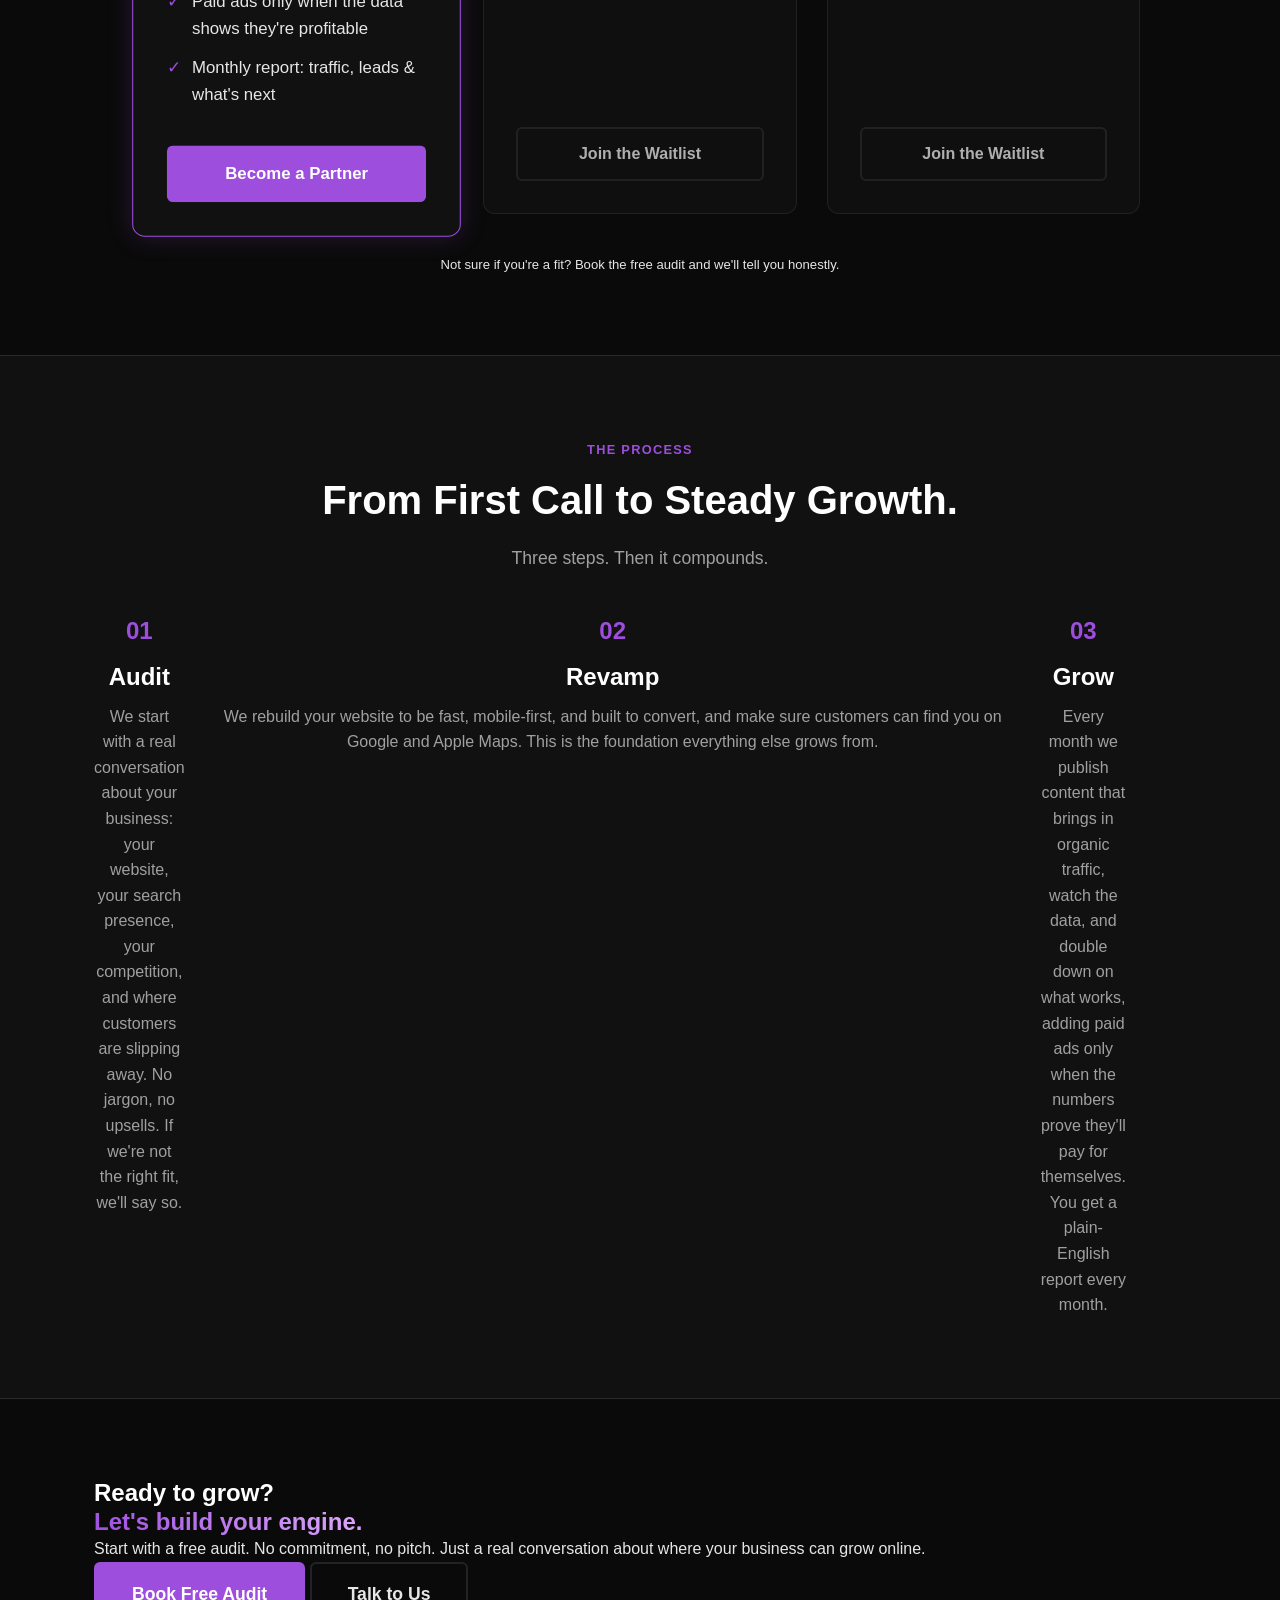
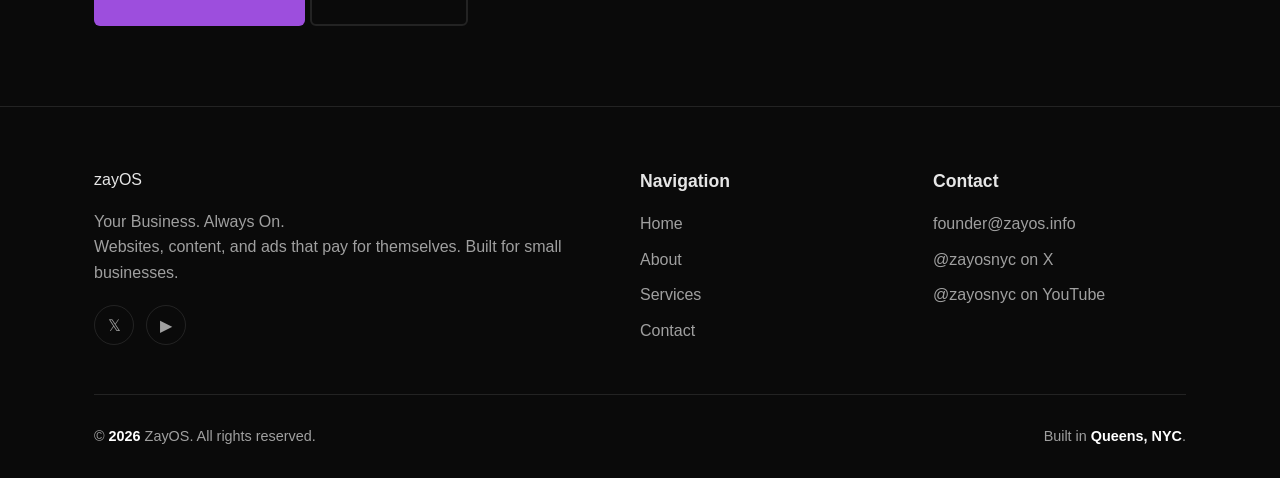
<file: services.html>
<!DOCTYPE html>
<html lang="en">
<head>
  <meta charset="UTF-8" />
  <meta name="viewport" content="width=device-width, initial-scale=1.0" />
  <meta name="description" content="ZayOS Services. Website revamps, content that brings organic traffic, and data-driven ads for small businesses. One flat monthly partnership." />
  <link rel="icon" href="data:image/svg+xml,<svg xmlns=%22http://www.w3.org/2000/svg%22 viewBox=%220 0 100 100%22><text y=%22.9em%22 font-size=%2290%22 style=%22fill: #6a0dad;%22>Z</text></svg>">
  <meta property="og:type" content="website" />
  <meta property="og:title" content="Services | ZayOS" />
  <meta property="og:description" content="We grow small businesses online with websites, content, and ads that pay for themselves. One flat monthly partnership." />
  <meta property="og:image" content="https://zayos.info/images/logo.jpg" />
  <meta property="og:url" content="https://zayos.info/services.html" />
  <meta property="og:site_name" content="ZayOS" />
  <title>Services | ZayOS</title>
  <link rel="stylesheet" href="css/style.css" />
</head>
<body>

  <!-- NAVIGATION -->
  <nav class="nav nav--hover-reveal" id="navbar">
    <div class="nav__inner">
      <a href="index.html" class="nav__logo nav__logo--centered">zay<span>OS</span></a>
      <ul class="nav__links" id="navLinks">
        <li><a href="index.html" class="nav__link">Home</a></li>
        <li><a href="about.html" class="nav__link">About</a></li>
        <li><a href="services.html" class="nav__link active">Services</a></li>
        <li><a href="contact.html" class="nav__link">Contact</a></li>
      </ul>
      <div class="nav__toggle" id="navToggle" aria-label="Open menu">
        <span></span><span></span><span></span>
      </div>
    </div>
  </nav>

  <!-- HERO -->
  <section class="page-hero">
    <div class="container">
      <span class="hero__eyebrow">Services &amp; Pricing</span>
      <h1 class="page-hero__title">One Package.<br /><span class="gradient-text">Real Results.</span></h1>
      <p class="page-hero__subtitle">
        We grow your business online, strategically and operationally.
        One partnership available today, with more tiers on the way.
      </p>
    </div>
  </section>


  <!-- ════════════════════════════════════════════════════════════
       FREE AUDIT BANNER
       ════════════════════════════════════════════════════════════ -->
  <section class="section" style="padding-bottom: 0;">
    <div class="container">
      <div class="cta-banner fade-in" style="background: rgba(74,222,128,0.06); border-color: rgba(74,222,128,0.25); margin-bottom: 0;">
        <div style="display:flex; align-items:center; gap: 16px; flex-wrap:wrap; justify-content:center;">
          <span style="font-size: 1.6rem;">🎯</span>
          <div>
            <h3 style="font-size: 1.05rem; font-weight: 700; color: #4ade80; margin-bottom: 4px;">Start with a Free Growth Audit</h3>
            <p style="font-size: 0.88rem; color: var(--text-muted); max-width: 500px;">30-minute call. We look at your website, your search presence, and your competition, then show you exactly where you're losing customers. No charge, no pressure.</p>
          </div>
          <a href="contact.html?tier=free-audit" class="btn btn--outline" style="border-color: #4ade80; color: #4ade80; white-space:nowrap; flex-shrink:0;">Book Free Audit →</a>
        </div>
      </div>
    </div>
  </section>

  <!-- ════════════════════════════════════════════════════════════
       3-TIER PRICING
       ════════════════════════════════════════════════════════════ -->
  <section class="section">
    <div class="container">

      <!-- Comparison callout -->
      <div class="text-center" style="margin-bottom: 48px;">
        <span class="section-label">Transparent Pricing</span>
        <h2 class="section-title">One flat partnership. No hourly billing.</h2>
        <p class="section-subtitle">You don't pay us for hours, you pay us for results. If we don't bring in more than we cost, we don't deserve to keep you.</p>
      </div>

      <div class="cards-grid fade-in-group" style="max-width: 1000px; margin: 0 auto; grid-template-columns: repeat(auto-fit, minmax(280px, 1fr));">

        <!-- TIER 1 — Growth Partner (available now) -->
        <div class="card card--pricing featured fade-in">
          <span class="service-tag">Available Now</span>
          <h3 class="card__title" style="margin-top: 8px;">Growth Partner</h3>
          <p class="card__text" style="margin-bottom: 12px;">
            We become your online growth team. A full website revamp, ongoing content that brings in organic traffic, and paid ads only when your data proves they'll be profitable.
          </p>
          <p class="card__price">$999 <span style="font-size: 0.5em; opacity: 0.7;">setup</span> + $499<span style="font-size: 0.5em; opacity: 0.7;">/mo</span></p>
          <p class="card__price-note">For businesses with steady revenue · Cancel anytime</p>
          <ul class="card__features">
            <li>Complete website revamp: fast, mobile-first, built to convert</li>
            <li>Google Business Profile &amp; Apple Maps setup</li>
            <li>Blog posts &amp; landing pages published every month</li>
            <li>SEO &amp; analytics wired in from day one</li>
            <li>Paid ads only when the data shows they're profitable</li>
            <li>Monthly report: traffic, leads &amp; what's next</li>
          </ul>
          <a href="contact.html?tier=growth" class="btn btn--primary" style="width:100%;">Become a Partner</a>
        </div>

        <!-- TIER 2 — Automation Stack (coming soon) -->
        <div class="card card--pricing fade-in" style="opacity: 0.75;">
          <span class="service-tag" style="background: rgba(255,255,255,0.08); color: var(--text-muted); border-color: rgba(255,255,255,0.15);">Coming Soon</span>
          <h3 class="card__title" style="margin-top: 8px;">Automation Stack</h3>
          <p class="card__text" style="margin-bottom: 12px;">
            AI automations layered on top of your growth engine: lead capture, follow-up, and scheduling that run themselves, so no inquiry ever slips through the cracks.
          </p>
          <p class="card__price" style="font-size: 1.4rem;">In Development</p>
          <p class="card__price-note">Growth Partners get first access</p>
          <ul class="card__features">
            <li>Missed-call text-back &amp; lead capture</li>
            <li>Automated follow-up sequences</li>
            <li>Self-serve booking &amp; scheduling</li>
            <li>Review request automation</li>
          </ul>
          <a href="contact.html?tier=waitlist-automation" class="btn btn--outline" style="width:100%;">Join the Waitlist</a>
        </div>

        <!-- TIER 3 — Full Operations (coming soon) -->
        <div class="card card--pricing fade-in" style="opacity: 0.75;">
          <span class="service-tag" style="background: rgba(255,255,255,0.08); color: var(--text-muted); border-color: rgba(255,255,255,0.15);">Coming Soon</span>
          <h3 class="card__title" style="margin-top: 8px;">Full Operations</h3>
          <p class="card__text" style="margin-bottom: 12px;">
            The complete "always on" package. We run your online operations end to end: growth, automations, customer communications, and ongoing optimization, 24/7.
          </p>
          <p class="card__price" style="font-size: 1.4rem;">In Development</p>
          <p class="card__price-note">Growth Partners get first access</p>
          <ul class="card__features">
            <li>Everything in Growth Partner &amp; Automation Stack</li>
            <li>24/7 customer communication</li>
            <li>Ongoing operations management</li>
            <li>Quarterly strategy reviews</li>
          </ul>
          <a href="contact.html?tier=waitlist-operations" class="btn btn--outline" style="width:100%;">Join the Waitlist</a>
        </div>

      </div>

      <!-- Comparison note -->
      <div class="text-center" style="margin-top: 40px;">
        <p style="font-size: 0.82rem; color: var(--text-muted);">
          Not sure if you're a fit? <a href="contact.html?tier=free-audit" style="color: var(--accent); text-decoration: none;">Book the free audit</a> and we'll tell you honestly.
        </p>
      </div>

    </div>
  </section>


  <!-- HOW IT WORKS -->
  <section class="section section--alt">
    <div class="container">
      <div class="text-center">
        <span class="section-label">The Process</span>
        <h2 class="section-title">From First Call to Steady Growth.</h2>
        <p class="section-subtitle">Three steps. Then it compounds.</p>
      </div>
      <div class="steps fade-in-group">
        <div class="step fade-in">
          <div class="step__number">01</div>
          <h3 class="step__title">Audit</h3>
          <p class="step__text">We start with a real conversation about your business: your website, your search presence, your competition, and where customers are slipping away. No jargon, no upsells. If we're not the right fit, we'll say so.</p>
        </div>
        <div class="step fade-in">
          <div class="step__number">02</div>
          <h3 class="step__title">Revamp</h3>
          <p class="step__text">We rebuild your website to be fast, mobile-first, and built to convert, and make sure customers can find you on Google and Apple Maps. This is the foundation everything else grows from.</p>
        </div>
        <div class="step fade-in">
          <div class="step__number">03</div>
          <h3 class="step__title">Grow</h3>
          <p class="step__text">Every month we publish content that brings in organic traffic, watch the data, and double down on what works, adding paid ads only when the numbers prove they'll pay for themselves. You get a plain-English report every month.</p>
        </div>
      </div>
    </div>
  </section>


  <!-- CTA -->
  <section class="section">
    <div class="container">
      <div class="cta-banner fade-in">
        <h2 class="cta-banner__title">Ready to grow?<br /><span class="gradient-text">Let's build your engine.</span></h2>
        <p class="cta-banner__text">Start with a free audit. No commitment, no pitch. Just a real conversation about where your business can grow online.</p>
        <div class="cta-banner__actions">
          <a href="contact.html" class="btn btn--primary btn--lg">Book Free Audit</a>
          <a href="contact.html" class="btn btn--outline btn--lg">Talk to Us</a>
        </div>
      </div>
    </div>
  </section>


  <!-- FOOTER -->
  <footer class="footer">
    <div class="container">
      <div class="footer__inner">
        <div>
          <div class="footer__brand-logo"><span class="footer__logo-text">zay<span>OS</span></span></div>
          <p class="footer__tagline">Your Business. Always On.<br />Websites, content, and ads that pay for themselves. Built for small businesses.</p>
          <div class="footer__social">
            <a href="https://x.com/zayosnyc" target="_blank" rel="noopener noreferrer" class="footer__social-btn" aria-label="Follow on X">𝕏</a>
            <a href="https://youtube.com/@zayosnyc" target="_blank" rel="noopener noreferrer" class="footer__social-btn" aria-label="Subscribe on YouTube">▶</a>
          </div>
        </div>
        <div>
          <p class="footer__col-title">Navigation</p>
          <ul class="footer__links">
            <li><a href="index.html" class="footer__link">Home</a></li>
            <li><a href="about.html" class="footer__link">About</a></li>
            <li><a href="services.html" class="footer__link">Services</a></li>
            <li><a href="contact.html" class="footer__link">Contact</a></li>
          </ul>
        </div>
        <div>
          <p class="footer__col-title">Contact</p>
          <ul class="footer__links">
            <li><a href="mailto:founder@zayos.info" class="footer__link">founder@zayos.info</a></li>
            <li><a href="https://x.com/zayosnyc" target="_blank" rel="noopener noreferrer" class="footer__link">@zayosnyc on X</a></li>
            <li><a href="https://youtube.com/@zayosnyc" target="_blank" rel="noopener noreferrer" class="footer__link">@zayosnyc on YouTube</a></li>
          </ul>
        </div>
      </div>
      <div class="footer__divider"></div>
      <div class="footer__bottom">
        <p class="footer__copy">&copy; <span>2026</span> ZayOS. All rights reserved.</p>
        <p class="footer__copy">Built in <span>Queens, NYC</span>.</p>
      </div>
    </div>
  </footer>



  <button id="scrollTopBtn" title="Go to top" aria-label="Scroll to top">↑</button>

  <script src="js/main.js"></script>

  <noscript><div style="text-align:center;padding:40px;color:#ccc;">Please enable JavaScript for the full experience.</div></noscript>
</body>
</html>
</file>
<file: css/style.css>
/* ============================================================
   ZayOS — style.css
   Recreated from scratch by Zara.
   ============================================================ */

/* ------------------------------------------------------------
   1. CSS Variables & Root Styles
   ------------------------------------------------------------ */
:root {
  --font-sans: 'Inter', -apple-system, BlinkMacSystemFont, "Segoe UI", Roboto, "Helvetica Neue", Arial, sans-serif;
  --font-display: 'Space Grotesk', var(--font-sans);

  --bg-dark: #0a0a0a;
  --bg-dark-alt: #111111;
  --text-primary: #e6e6e6;
  --text-secondary: #a0a0a0;
  --border-light: rgba(255, 255, 255, 0.1);
  --border-purple: rgba(157, 78, 221, 0.4);
  --purple-accent: #9d4edd;
  --purple-glow: rgba(157, 78, 221, 0.2);

  --nav-height: 70px;
  --container-width: 1140px;
  --radius-sm: 6px;
  --radius-md: 12px;
  --radius-lg: 16px;
}

/* ------------------------------------------------------------
   2. Base & Reset Styles
   ------------------------------------------------------------ */
*, *::before, *::after {
  box-sizing: border-box;
  margin: 0;
  padding: 0;
}

html {
  scroll-behavior: smooth;
  font-size: 16px;
}

body {
  font-family: var(--font-sans);
  background-color: var(--bg-dark);
  color: var(--text-primary);
  line-height: 1.6;
  -webkit-font-smoothing: antialiased;
}

h1, h2, h3, h4, h5, h6 {
  font-family: var(--font-display);
  font-weight: 700;
  line-height: 1.2;
  color: #fff;
}

a {
  color: var(--purple-accent);
  text-decoration: none;
  transition: color 0.2s ease;
}

a:hover {
  color: #fff;
}

img {
  max-width: 100%;
  height: auto;
  display: block;
}

ul {
  list-style: none;
}

.container {
  width: 100%;
  max-width: var(--container-width);
  margin-left: auto;
  margin-right: auto;
  padding: 0 24px;
}

.section {
  padding: 80px 0;
}

.section--alt {
  background-color: var(--bg-dark-alt);
  border-top: 1px solid var(--border-light);
  border-bottom: 1px solid var(--border-light);
}

.text-center {
  text-align: center;
}

.section-label {
  display: inline-block;
  font-size: 0.8rem;
  font-weight: 600;
  color: var(--purple-accent);
  text-transform: uppercase;
  letter-spacing: 0.1em;
  margin-bottom: 16px;
}

.section-title {
  font-size: 2.5rem;
  margin-bottom: 20px;
}

.section-subtitle {
  font-size: 1.1rem;
  color: var(--text-secondary);
  max-width: 700px;
  margin: 0 auto 40px auto;
}

/* ------------------------------------------------------------
   3. Buttons
   ------------------------------------------------------------ */
.btn {
  display: inline-block;
  font-family: var(--font-display);
  font-size: 1rem;
  font-weight: 600;
  padding: 12px 28px;
  border-radius: var(--radius-sm);
  border: 2px solid transparent;
  cursor: pointer;
  transition: all 0.2s ease;
  text-align: center;
}

.btn--primary {
  background-color: var(--purple-accent);
  color: #fff;
}

.btn--primary:hover {
  background-color: #b36dff;
  color: #fff;
  transform: translateY(-2px);
  box-shadow: 0 4px 15px rgba(157, 78, 221, 0.3);
}

.btn--outline {
  border-color: var(--border-light);
  color: var(--text-primary);
}

.btn--outline:hover {
  background-color: var(--border-light);
  color: #fff;
}

.btn--lg {
  padding: 16px 36px;
  font-size: 1.1rem;
}

.btn--full-width {
    width: 100%;
}


/* ------------------------------------------------------------
   4. Navigation
   ------------------------------------------------------------ */
.nav {
  position: fixed;
  top: 0;
  left: 0;
  width: 100%;
  height: var(--nav-height);
  z-index: 1000;
  transition: background-color 0.3s ease, box-shadow 0.3s ease;
}

.nav.scrolled {
  background-color: rgba(10, 10, 10, 0.8);
  backdrop-filter: blur(10px);
  box-shadow: 0 2px 10px rgba(0, 0, 0, 0.2);
}

.nav__inner {
  height: 100%;
  display: flex;
  justify-content: space-between;
  align-items: center;
}

.nav__logo-img {
  height: 40px;
}

.nav__links {
  display: flex;
  gap: 32px;
}

.nav__link {
  color: var(--text-secondary);
  font-weight: 600;
  position: relative;
  padding: 8px 0;
}

.nav__link:after {
  content: '';
  position: absolute;
  bottom: 0;
  left: 0;
  width: 100%;
  height: 2px;
  background-color: var(--purple-accent);
  transform: scaleX(0);
  transition: transform 0.3s ease;
}

.nav__link:hover:after,
.nav__link.active:after {
  transform: scaleX(1);
}

.nav__link.active,
.nav__link:hover {
  color: #fff;
}

.nav__toggle {
  display: none;
}

@media (max-width: 768px) {
  .nav__inner {
    display: flex !important;
    justify-content: space-between !important;
    align-items: center !important;
    position: relative !important;
  }
  
  .nav__toggle {
    display: flex;
    flex-direction: column;
    justify-content: center;
    gap: 5px;
    width: 28px;
    height: 28px;
    cursor: pointer;
    z-index: 1001;
    order: -1;
  }
  
  .nav__toggle span {
    display: block;
    width: 100%;
    height: 2px;
    background-color: var(--text-primary);
    transition: all 0.3s ease;
    transform-origin: center;
  }
  
  .nav__toggle.active span:nth-child(1) {
    transform: rotate(45deg) translate(5px, 5px);
  }
  
  .nav__toggle.active span:nth-child(2) {
    opacity: 0;
  }
  
  .nav__toggle.active span:nth-child(3) {
    transform: rotate(-45deg) translate(5px, -5px);
  }
  
  .nav__logo {
    position: absolute !important;
    left: 50% !important;
    transform: translateX(-50%) !important;
    order: 0;
  }
  
  .nav__links {
    display: flex !important;
    position: fixed !important;
    top: var(--nav-height) !important;
    left: -100% !important;
    width: 280px !important;
    height: calc(100vh - var(--nav-height)) !important;
    background-color: rgba(10, 10, 10, 0.98) !important;
    backdrop-filter: blur(20px) !important;
    flex-direction: column !important;
    padding: 40px 30px !important;
    gap: 24px !important;
    transition: left 0.4s cubic-bezier(0.25, 0.46, 0.45, 0.94) !important;
    border-right: 1px solid var(--border-light) !important;
    z-index: 999 !important;
    opacity: 1 !important;
    pointer-events: auto !important;
    transform: none !important;
    order: 1;
  }
  
  .nav__links.active {
    left: 0 !important;
  }
}

/* ------------------------------------------------------------
   5. Hero Section
   ------------------------------------------------------------ */
.hero {
  display: flex;
  align-items: center;
  justify-content: center;
  text-align: center;
  min-height: 60vh;
  padding-top: var(--nav-height);
}

.hero__eyebrow {
  font-size: 1rem;
  font-weight: 600;
  color: var(--purple-accent);
  letter-spacing: 0.1em;
  margin-bottom: 16px;
}

.hero__title {
  font-size: 4rem;
  margin-bottom: 16px;
}

.hero__title .highlight {
  color: var(--purple-accent);
}

.hero__subtitle {
  font-size: 1.25rem;
  color: var(--text-secondary);
  margin-bottom: 32px;
}

.hero__cta-group {
  display: flex;
  justify-content: center;
  gap: 16px;
}

.page-hero {
  text-align: center;
  padding: 120px 0 80px 0;
}

.page-hero__title {
    font-size: 3.5rem;
    margin-bottom: 16px;
}

.page-hero__subtitle {
    font-size: 1.2rem;
    color: var(--text-secondary);
    max-width: 600px;
    margin: 0 auto;
}

.gradient-text {
    background: -webkit-linear-gradient(45deg, #9d4edd, #e0aaff);
    -webkit-background-clip: text;
    -webkit-text-fill-color: transparent;
}


/* ------------------------------------------------------------
   6. Cards
   ------------------------------------------------------------ */
.cards-grid {
  display: grid;
  grid-template-columns: repeat(auto-fit, minmax(300px, 1fr));
  gap: 30px;
}

.cards-grid--constrained {
    max-width: 1000px;
    margin: 0 auto;
}

/* 2x2 grid on desktop, single column on mobile */
.cards-grid--2col {
  grid-template-columns: repeat(2, 1fr);
  max-width: 860px;
  margin-left: auto;
  margin-right: auto;
}

@media (max-width: 700px) {
  .cards-grid--2col {
    grid-template-columns: 1fr;
  }
}

.card {
  background-color: var(--bg-dark-alt);
  border: 1px solid var(--border-light);
  padding: 32px;
  border-radius: var(--radius-md);
  transition: transform 0.2s ease, box-shadow 0.2s ease;
}

.card:hover {
  transform: translateY(-5px);
  box-shadow: 0 10px 20px var(--purple-glow);
}

.card__icon {
  font-size: 2rem;
  display: block;
  margin-bottom: 20px;
}

.card__title {
  font-size: 1.4rem;
  margin-bottom: 12px;
}

.card__text {
  color: var(--text-secondary);
}

.card__text--margin-bottom-sm {
    margin-bottom: 8px;
}

.card__price {
  font-size: 1.4rem;
  margin-top: 16px;
  color: var(--purple-accent);
  font-weight: 700;
}

.card--highlight {
  border-color: var(--border-purple);
}

.card--pricing {
    display: flex;
    flex-direction: column;
}

/* Pill tag on cards ("Available Now", "Coming Soon", etc.) */
.service-tag {
  display: inline-block;
  align-self: flex-start;
  font-size: 0.75rem;
  font-weight: 700;
  text-transform: uppercase;
  letter-spacing: 0.08em;
  padding: 4px 12px;
  border-radius: 20px;
  background: rgba(157, 78, 221, 0.15);
  color: var(--purple-accent);
  border: 1px solid rgba(157, 78, 221, 0.3);
}

.card--pricing .btn {
    margin-top: auto;
}

.card__price-note {
    font-size: 0.9rem;
    color: var(--text-secondary);
    margin-bottom: 24px;
}

.card__features {
    margin-bottom: 24px;
}

.card__features li {
    position: relative;
    padding-left: 24px;
    margin-bottom: 12px;
}

.card__features li::before {
    content: '✓';
    color: var(--purple-accent);
    position: absolute;
    left: 0;
}

.featured {
    border-color: var(--purple-accent);
    box-shadow: 0 0 25px var(--purple-glow);
    transform: scale(1.05);
}


/* ------------------------------------------------------------
   7. Footer
   ------------------------------------------------------------ */
.footer {
  padding: 60px 0 30px 0;
  border-top: 1px solid var(--border-light);
}

.footer__inner {
  display: grid;
  grid-template-columns: 2fr 1fr 1fr;
  gap: 40px;
  margin-bottom: 40px;
}

.footer__brand-logo {
    margin-bottom: 16px;
}

.footer__tagline {
    color: var(--text-secondary);
    margin-bottom: 20px;
}

.footer__social {
    display: flex;
    gap: 12px;
}

.footer__social-btn {
    width: 40px;
    height: 40px;
    display: flex;
    align-items: center;
    justify-content: center;
    border: 1px solid var(--border-light);
    border-radius: 50%;
    color: var(--text-secondary);
}

.footer__social-btn:hover {
    background-color: var(--border-light);
    color: #fff;
}

.footer__col-title {
    font-weight: 600;
    margin-bottom: 16px;
    font-size: 1.1rem;
}

.footer__links li {
    margin-bottom: 10px;
}

.footer__link {
    color: var(--text-secondary);
}

.footer__link:hover {
    color: #fff;
}

.footer__divider {
    height: 1px;
    background-color: var(--border-light);
    margin-bottom: 30px;
}

.footer__bottom {
    display: flex;
    justify-content: space-between;
    align-items: center;
    color: var(--text-secondary);
    font-size: 0.9rem;
}

.footer__copy span {
    font-weight: 600;
    color: #fff;
}

/* ------------------------------------------------------------
   8. Contact Form
   ------------------------------------------------------------ */
.contact-layout {
    display: grid;
    grid-template-columns: 1fr 1fr;
    gap: 60px;
    align-items: start;
}

.form__group {
    margin-bottom: 24px;
}

.form__label {
    display: block;
    font-weight: 600;
    margin-bottom: 8px;
}

.form__input,
.form__textarea {
    width: 100%;
    background-color: var(--bg-dark-alt);
    border: 1px solid var(--border-light);
    border-radius: var(--radius-sm);
    padding: 14px 16px;
    color: var(--text-primary);
    font-family: var(--font-sans);
    font-size: 1rem;
    transition: border-color 0.2s ease, box-shadow 0.2s ease;
}

.form__input:focus,
.form__textarea:focus {
    outline: none;
    border-color: var(--purple-accent);
    box-shadow: 0 0 10px var(--purple-glow);
}

.form__textarea {
    min-height: 150px;
    resize: vertical;
}

.form__submit {
    width: 100%;
}

.contact-info__title {
    font-size: 2rem;
    margin-bottom: 32px;
}

.contact-info__item {
    display: flex;
    gap: 20px;
    margin-bottom: 24px;
}

.contact-info__icon {
    font-size: 1.5rem;
}

.contact-info__label {
    font-weight: 600;
    margin-bottom: 4px;
}

.contact-info__value {
    color: var(--text-secondary);
}

.social-links {
    display: flex;
    gap: 16px;
    margin-top: 32px;
}

.social-link {
    flex: 1;
    text-align: center;
    padding: 12px;
    border: 1px solid var(--border-light);
    border-radius: var(--radius-sm);
}

/* ------------------------------------------------------------
   9. About Page Styles
   ------------------------------------------------------------ */
.story {
    display: grid;
    grid-template-columns: 1fr 1.2fr;
    gap: 60px;
    align-items: center;
}

.story__visual {
    position: relative;
}

.story__image-wrapper {
    border: 1px solid var(--border-light);
    border-radius: var(--radius-lg);
    overflow: hidden;
}

.story__stat-badge {
    position: absolute;
    bottom: -20px;
    right: -20px;
    background-color: var(--purple-accent);
    color: #fff;
    padding: 16px;
    border-radius: var(--radius-md);
    text-align: center;
    line-height: 1.2;
}

.story__stat-badge strong {
    font-size: 2.5rem;
    display: block;
}

.card--team .card__role {
    color: var(--text-secondary);
    font-weight: 600;
    margin-bottom: 12px;
}

.story__image-placeholder {
    width: 100%;
    aspect-ratio: 3/4;
    background: linear-gradient(135deg, #0D1B2A 0%, rgba(94,23,235,0.15) 50%, #0D1B2A 100%);
    display: flex;
    flex-direction: column;
    align-items: center;
    justify-content: center;
    gap: 16px;
    padding: 40px;
}

.story__logo-svg {
    width: 220px;
    height: 220px;
    filter: drop-shadow(0 0 28px rgba(94,23,235,0.6));
}

.story__logo-text {
    font-size: 0.8rem;
    letter-spacing: 0.2em;
    text-transform: uppercase;
    color: rgba(157,78,221,0.7);
    font-weight: 600;
}

.story__content .section-title {
    text-align: left;
    margin-bottom: 28px;
}

.story__content .btn {
    margin-top: 16px;
}

/* ------------------------------------------------------------
   10. Services Page Styles
   ------------------------------------------------------------ */
.steps {
    display: grid;
    grid-template-columns: 1fr auto 1fr auto 1fr;
    align-items: start;
    gap: 30px;
}

.step {
    text-align: center;
}

.step__number {
    font-size: 1.5rem;
    font-weight: 700;
    color: var(--purple-accent);
    margin-bottom: 12px;
}

.step__title {
    font-size: 1.5rem;
    margin-bottom: 12px;
}

.step__text {
    color: var(--text-secondary);
}

.step-arrow { /* The arrows */
    display: flex;
    align-items: center;
    justify-content: center;
    padding-bottom: 40px;
    font-size: 1.8rem;
    opacity: 0.4;
    position: relative;
    width: 100%;
    top: 40px;
}

.step-arrow::after {
    content: '→';
}

/* ------------------------------------------------------------
   12. Polish & Utility
   ------------------------------------------------------------ */

/* Scroll-to-top button */
#scrollTopBtn {
    position: fixed;
    bottom: 20px;
    right: 20px;
    width: 44px;
    height: 44px;
    background-color: var(--purple-accent);
    color: #fff;
    border: none;
    border-radius: 50%;
    display: flex;
    align-items: center;
    justify-content: center;
    font-size: 1.5rem;
    cursor: pointer;
    opacity: 0;
    visibility: hidden;
    transition: opacity 0.3s, visibility 0.3s, transform 0.3s;
    transform: translateY(20px);
    z-index: 100;
}

#scrollTopBtn.show {
    opacity: 1;
    visibility: visible;
    transform: translateY(0);
}

/* NoScript Fallback */
.noscript-fallback {
    background-color: #ffc107;
    color: #000;
    text-align: center;
    padding: 16px;
    font-weight: 600;
}

.text-center--margin-bottom-lg {
    margin-bottom: 60px;
}

.section-subtitle--no-margin-bottom {
    margin-bottom: 0;
}

/* Reduced Motion */
@media (prefers-reduced-motion: reduce) {
  html {
    scroll-behavior: auto;
  }
  *, *::before, *::after {
    animation-duration: 0.01ms !important;
    animation-iteration-count: 1 !important;
    transition-duration: 0.01ms !important;
    scroll-behavior: auto !important;
  }
}

/* ============================================================
   Mobile Responsive Styles (max-width: 768px)
   ============================================================ */

/* --- Mobile Navigation (handled in nav section above) --- */

/* --- Story Section (About page) --- */
@media (max-width: 768px) {
  .story {
    grid-template-columns: 1fr;
    gap: 30px;
  }
  .story__visual {
    order: 2;
  }
  .story__content {
    order: 1;
  }
  .story__content .section-title {
    text-align: center;
    font-size: 2rem;
  }
  .story__content .section-label {
    text-align: center;
    display: block;
  }
  .story__content p {
    text-align: center;
  }
  .story__content .btn {
    display: block;
    text-align: center;
  }
  .story__stat-badge {
    right: auto;
    left: 50%;
    transform: translateX(-50%);
    bottom: -15px;
  }
  .section-title {
    font-size: 2rem;
  }
  .hero__title {
    font-size: 2.5rem;
  }
  .page-hero__title {
    font-size: 2.2rem;
  }
}

/* --- Contact / General Layout --- */
@media (max-width: 768px) {
  .contact-layout {
    grid-template-columns: 1fr;
    gap: 40px;
    padding: 0 8px;
  }
  .footer__inner {
    grid-template-columns: 1fr;
    gap: 30px;
    text-align: center;
  }
  .footer__social {
    justify-content: center;
  }
  .footer__bottom {
    flex-direction: column;
    gap: 8px;
    text-align: center;
  }
  .hero__cta-group {
    flex-direction: column;
    align-items: center;
  }
  .services-preview, .cards-grid, .value-grid {
    grid-template-columns: 1fr;
  }
  .steps {
    grid-template-columns: 1fr;
  }
  .step-arrow {
    display: none;
  }

  /* --- Contact Form Mobile Polish --- */
  .form {
    padding: 0 4px;
  }
  .form__group {
    margin-bottom: 20px;
  }
  .form__label {
    font-size: 0.95rem;
    margin-bottom: 10px;
  }
  .form__input,
  .form__textarea {
    padding: 16px 18px;
    font-size: 1rem;
    border-radius: 10px;
    -webkit-appearance: none;
    appearance: none;
  }
  .form__input:focus,
  .form__textarea:focus {
    border-color: var(--purple-accent);
    box-shadow: 0 0 12px var(--purple-glow);
  }
  .form__textarea {
    min-height: 180px;
  }
  .form__submit {
    padding: 18px 24px;
    font-size: 1.1rem;
    border-radius: 10px;
    margin-top: 8px;
  }

  /* Contact info section */
  .contact-info__title {
    font-size: 1.6rem;
    text-align: center;
    margin-bottom: 24px;
  }
  .contact-info__item {
    justify-content: center;
    text-align: center;
    flex-direction: column;
    align-items: center;
    gap: 8px;
    margin-bottom: 20px;
  }
  .social-links {
    flex-direction: column;
    gap: 12px;
  }
  .social-link {
    padding: 14px;
    font-size: 1rem;
  }

  /* Page hero breathing room */
  .page-hero {
    padding: 100px 16px 50px 16px;
  }
  .page-hero__subtitle {
    font-size: 1rem;
    padding: 0 8px;
  }

  /* Section padding on mobile */
  .section {
    padding: 50px 0;
  }
  .container {
    padding: 0 16px;
  }

  /* Cards breathing room */
  .card {
    padding: 24px 20px;
  }
  .card__title {
    font-size: 1.2rem;
  }
  .card__price {
    font-size: 1.2rem;
  }

  /* Service cards */
  .card--pricing {
    padding: 28px 22px;
  }
  .card__features li {
    font-size: 0.95rem;
    margin-bottom: 10px;
  }
  .featured {
    transform: none;
  }

  /* CTA banner */
  .cta-banner {
    padding: 32px 20px;
    text-align: center;
  }
  .cta-banner__title {
    font-size: 1.6rem;
  }
}

/* Print Stylesheet */
@media print {
  body {
    background-color: #fff;
    color: #000;
  }
  .nav, .footer, .cta-banner, .btn, #scrollTopBtn {
    display: none;
  }
  .section {
    padding: 40px 0;
  }
  a {
    color: #000;
    text-decoration: underline;
  }
}

/* ============================================================
   Desktop Hover-Reveal Navigation
   ============================================================ */
@media (min-width: 769px) {
  .nav--hover-reveal .nav__links {
    opacity: 0;
    transform: translateY(-10px);
    pointer-events: none;
    transition: opacity 0.3s ease, transform 0.3s ease;
  }
  
  .nav--hover-reveal:hover .nav__links,
  .nav--hover-reveal:focus-within .nav__links {
    opacity: 1;
    transform: translateY(0);
    pointer-events: auto;
  }
  
  .nav--hover-reveal .nav__logo {
    position: absolute;
    left: 50%;
    transform: translateX(-50%);
  }
}

/* Mobile Slide-In handled in nav section above */
</file>
